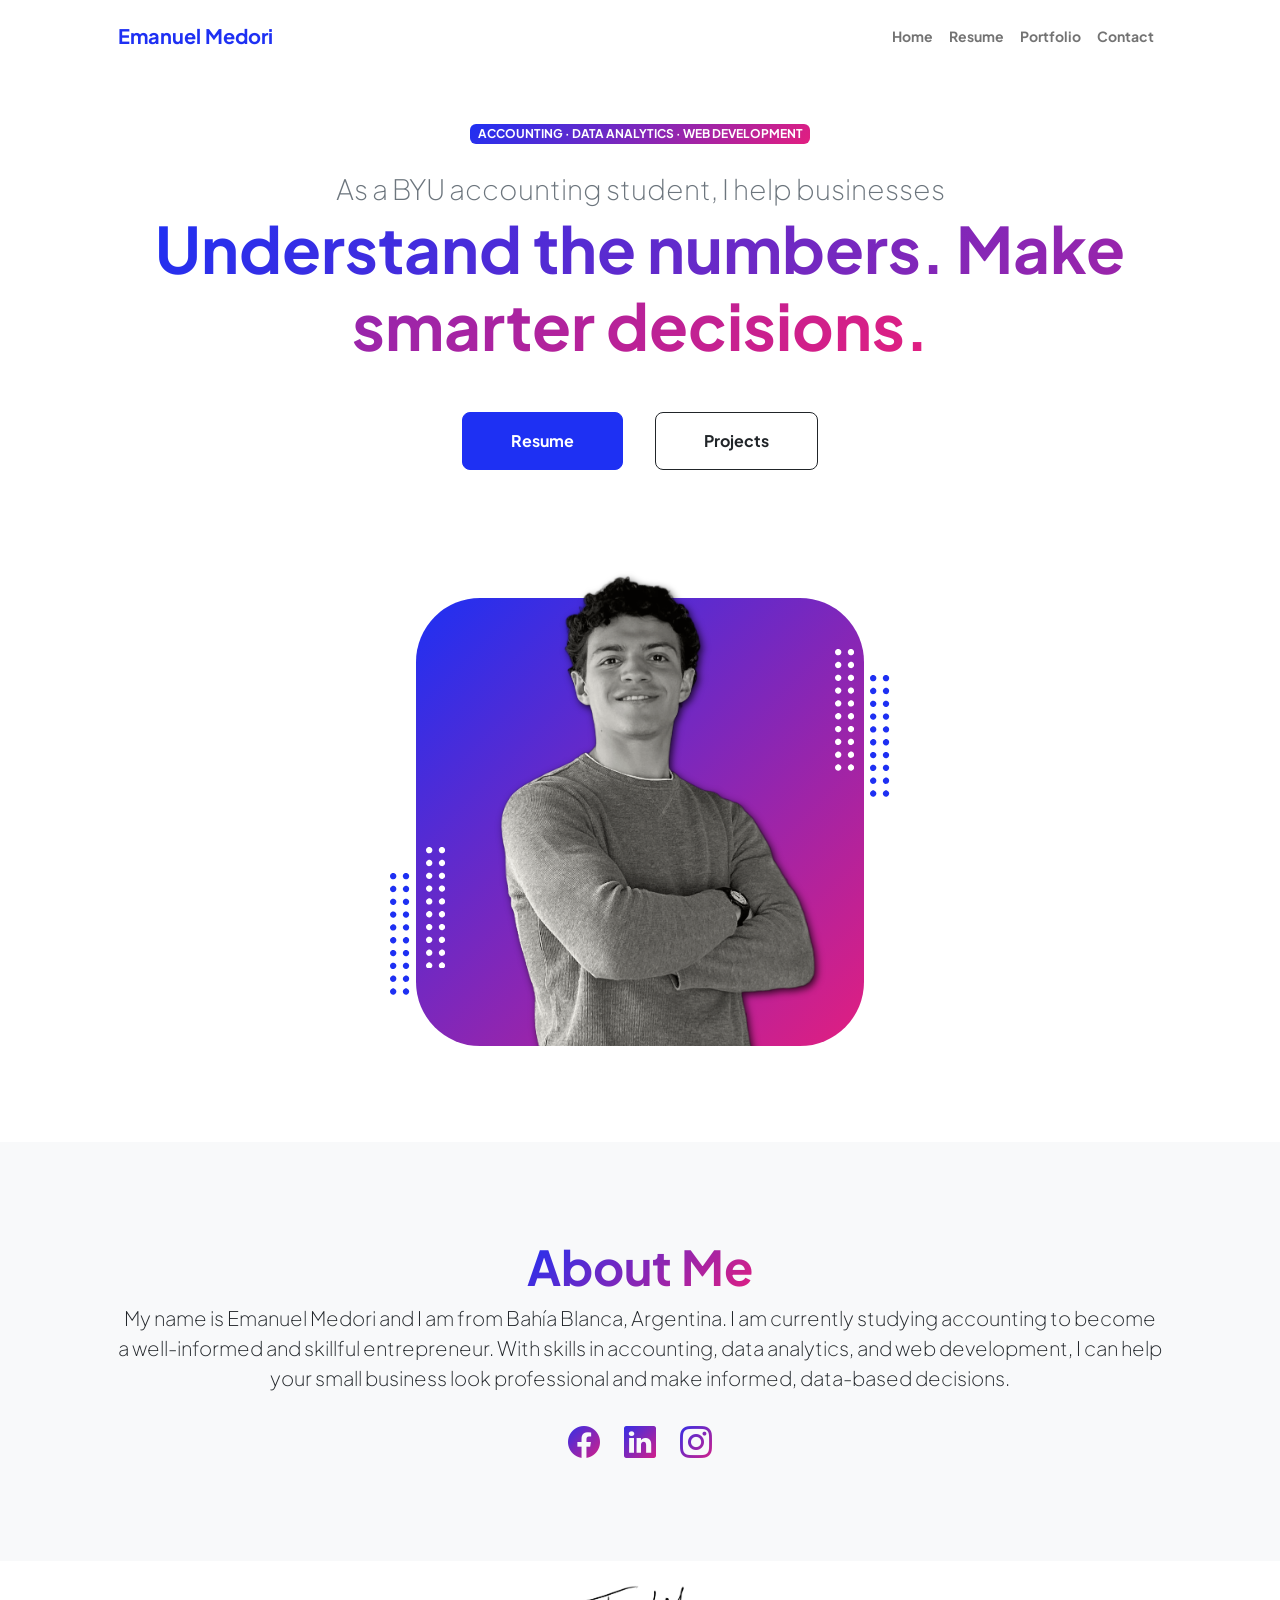
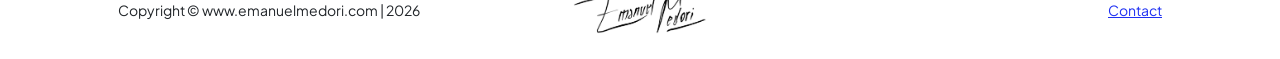
<file: index.html>
<!DOCTYPE html>
<html lang="en">
    <head>
        <meta charset="utf-8" />
        <meta name="viewport" content="width=device-width, initial-scale=1, shrink-to-fit=no" />
        <meta name="description" content="Emanuel Medori's professional resume website. This is a demonstration 
        of web development skills such as writing HTML and CSS codes as well as overwriting Bootstrap templates." />
        <meta name="author" content="" />
        <title>Emanuel Medori – Resume Website</title>
        <!-- Favicon-->
        <link rel="icon" type="image/x-icon" href="assets/favicon.ico" />
        <!-- Custom Google font-->
        <link rel="preconnect" href="https://fonts.googleapis.com" />
        <link rel="preconnect" href="https://fonts.gstatic.com" crossorigin />
        <link href="https://fonts.googleapis.com/css2?family=Plus+Jakarta+Sans:wght@100;200;300;400;500;600;700;800;900&amp;display=swap" rel="stylesheet" />
        <!-- Bootstrap icons-->
        <link href="https://cdn.jsdelivr.net/npm/bootstrap-icons@1.8.1/font/bootstrap-icons.css" rel="stylesheet" />
        <!-- Core theme CSS (includes Bootstrap)-->
        <link href="css/styles.css" rel="stylesheet" />
    </head>
    <body class="d-flex flex-column h-100">
        <main class="flex-shrink-0">
            <!-- Navigation-->
            <nav class="navbar navbar-expand-lg navbar-light bg-white py-3">
                <div class="container px-5">
                    <a class="navbar-brand" href="index.html"><span class="fw-bolder text-primary">Emanuel Medori</span></a>
                    <!--<img src="assets/emanuelsignature.png" alt="signature" height="40"/>  Signature instead of logo. -->
                    <button class="navbar-toggler" type="button" data-bs-toggle="collapse" data-bs-target="#navbarSupportedContent" aria-controls="navbarSupportedContent" aria-expanded="false" aria-label="Toggle navigation"><span class="navbar-toggler-icon"></span></button>
                    <div class="collapse navbar-collapse" id="navbarSupportedContent">
                        <ul class="navbar-nav ms-auto mb-2 mb-lg-0 small fw-bolder">
                            <li class="nav-item"><a class="nav-link" href="index.html">Home</a></li>
                            <li class="nav-item"><a class="nav-link" href="resume.html">Resume</a></li>
                            <li class="nav-item"><a class="nav-link" href="projects.html">Portfolio</a></li>
                            <li class="nav-item"><a class="nav-link" href="contact.html">Contact</a></li>
                        </ul>
                    </div>
                </div>
            </nav>
            <!-- Header-->
            <header class="py-5">
                <div class="container px-5 pb-5">
                    <div class="row gx-5 align-items-center">
                        <div class="col-xxl-5">
                            <!-- Header text content-->
                            <div class="text-center text-xxl-start">
                                <div class="badge bg-gradient-primary-to-secondary text-white mb-4"><div class="text-uppercase">Accounting &middot; Data Analytics &middot; Web Development</div></div>
                                <div class="fs-3 fw-light text-muted">As a BYU accounting student, I help businesses</div>
                                <h1 class="display-3 fw-bolder mb-5"><span class="text-gradient d-inline">Understand the numbers. Make smarter decisions.</span></h1>
                                <div class="d-grid gap-3 d-sm-flex justify-content-sm-center justify-content-xxl-start mb-3">
                                    <a class="btn btn-primary btn-lg px-5 py-3 me-sm-3 fs-6 fw-bolder" href="resume.html">Resume</a>
                                    <a class="btn btn-outline-dark btn-lg px-5 py-3 fs-6 fw-bolder" href="projects.html">Projects</a>
                                </div>
                            </div>
                        </div>
                        <div class="col-xxl-7">
                            <!-- Header profile picture-->
                            <div class="d-flex justify-content-center mt-5 mt-xxl-0">
                                <div class="profile bg-gradient-primary-to-secondary">
                                    <!-- TIP: For best results, use a photo with a transparent background like the demo example below-->
                                    <!-- Watch a tutorial on how to do this on YouTube (link)-->
                                    <img class="profile-img" src="assets/emanuelmedoriprofile.png" alt="..." />
                                    <div class="dots-1">
                                        <!-- SVG Dots-->
                                        <svg version="1.1" xmlns="http://www.w3.org/2000/svg" xmlns:xlink="http://www.w3.org/1999/xlink" x="0px" y="0px" viewBox="0 0 191.6 1215.4" style="enable-background: new 0 0 191.6 1215.4" xml:space="preserve">
                                            <g transform="translate(0.000000,1280.000000) scale(0.100000,-0.100000)">
                                                <path d="M227.7,12788.6c-105-35-200-141-222-248c-43-206,163-412,369-369c155,32,275,190,260,339c-11,105-90,213-190,262        C383.7,12801.6,289.7,12808.6,227.7,12788.6z"></path>
                                                <path d="M1507.7,12788.6c-151-50-253-216-222-362c25-119,136-230,254-255c194-41,395,142,375,339c-11,105-90,213-190,262        C1663.7,12801.6,1569.7,12808.6,1507.7,12788.6z"></path>
                                                <path d="M227.7,11508.6c-105-35-200-141-222-248c-43-206,163-412,369-369c155,32,275,190,260,339c-11,105-90,213-190,262        C383.7,11521.6,289.7,11528.6,227.7,11508.6z"></path>
                                                <path d="M1507.7,11508.6c-151-50-253-216-222-362c25-119,136-230,254-255c194-41,395,142,375,339c-11,105-90,213-190,262        C1663.7,11521.6,1569.7,11528.6,1507.7,11508.6z"></path>
                                                <path d="M227.7,10228.6c-105-35-200-141-222-248c-43-206,163-412,369-369c155,32,275,190,260,339c-11,105-90,213-190,262        C383.7,10241.6,289.7,10248.6,227.7,10228.6z"></path>
                                                <path d="M1507.7,10228.6c-105-35-200-141-222-248c-43-206,163-412,369-369c155,32,275,190,260,339c-11,105-90,213-190,262        C1663.7,10241.6,1569.7,10248.6,1507.7,10228.6z"></path>
                                                <path d="M227.7,8948.6c-105-35-200-141-222-248c-43-206,163-412,369-369c155,32,275,190,260,339c-11,105-90,213-190,262        C383.7,8961.6,289.7,8968.6,227.7,8948.6z"></path>
                                                <path d="M1507.7,8948.6c-105-35-200-141-222-248c-43-206,163-412,369-369c155,32,275,190,260,339c-11,105-90,213-190,262        C1663.7,8961.6,1569.7,8968.6,1507.7,8948.6z"></path>
                                                <path d="M227.7,7668.6c-105-35-200-141-222-248c-43-206,163-412,369-369c155,32,275,190,260,339c-11,105-90,213-190,262        C383.7,7681.6,289.7,7688.6,227.7,7668.6z"></path>
                                                <path d="M1507.7,7668.6c-105-35-200-141-222-248c-43-206,163-412,369-369c155,32,275,190,260,339c-11,105-90,213-190,262        C1663.7,7681.6,1569.7,7688.6,1507.7,7668.6z"></path>
                                                <path d="M227.7,6388.6c-105-35-200-141-222-248c-43-206,163-412,369-369c155,32,275,190,260,339c-11,105-90,213-190,262        C383.7,6401.6,289.7,6408.6,227.7,6388.6z"></path>
                                                <path d="M1507.7,6388.6c-105-35-200-141-222-248c-43-206,163-412,369-369c155,32,275,190,260,339c-11,105-90,213-190,262        C1663.7,6401.6,1569.7,6408.6,1507.7,6388.6z"></path>
                                                <path d="M227.7,5108.6c-105-35-200-141-222-248c-43-206,163-412,369-369c155,32,275,190,260,339c-11,105-90,213-190,262        C383.7,5121.6,289.7,5128.6,227.7,5108.6z"></path>
                                                <path d="M1507.7,5108.6c-105-35-200-141-222-248c-43-206,163-412,369-369c155,32,275,190,260,339c-11,105-90,213-190,262        C1663.7,5121.6,1569.7,5128.6,1507.7,5108.6z"></path>
                                                <path d="M227.7,3828.6c-105-35-200-141-222-248c-43-206,163-412,369-369c155,32,275,190,260,339c-11,105-90,213-190,262        C383.7,3841.6,289.7,3848.6,227.7,3828.6z"></path>
                                                <path d="M1507.7,3828.6c-105-35-200-141-222-248c-43-206,163-412,369-369c155,32,275,190,260,339c-11,105-90,213-190,262        C1663.7,3841.6,1569.7,3848.6,1507.7,3828.6z"></path>
                                                <path d="M227.7,2548.6c-105-35-200-141-222-248c-43-206,163-412,369-369c155,32,275,190,260,339c-11,105-90,213-190,262        C383.7,2561.6,289.7,2568.6,227.7,2548.6z"></path>
                                                <path d="M1507.7,2548.6c-105-35-200-141-222-248c-43-206,163-412,369-369c155,32,275,190,260,339c-11,105-90,213-190,262        C1663.7,2561.6,1569.7,2568.6,1507.7,2548.6z"></path>
                                                <path d="M227.7,1268.6c-105-35-200-141-222-248c-43-206,163-412,369-369c155,32,275,190,260,339c-11,105-90,213-190,262        C383.7,1281.6,289.7,1288.6,227.7,1268.6z"></path>
                                                <path d="M1507.7,1268.6c-105-35-200-141-222-248c-43-206,163-412,369-369c155,32,275,190,260,339c-11,105-90,213-190,262        C1663.7,1281.6,1569.7,1288.6,1507.7,1268.6z"></path>
                                            </g>
                                        </svg>
                                        <!-- END of SVG dots-->
                                    </div>
                                    <div class="dots-2">
                                        <!-- SVG Dots-->
                                        <svg version="1.1" xmlns="http://www.w3.org/2000/svg" xmlns:xlink="http://www.w3.org/1999/xlink" x="0px" y="0px" viewBox="0 0 191.6 1215.4" style="enable-background: new 0 0 191.6 1215.4" xml:space="preserve">
                                            <g transform="translate(0.000000,1280.000000) scale(0.100000,-0.100000)">
                                                <path d="M227.7,12788.6c-105-35-200-141-222-248c-43-206,163-412,369-369c155,32,275,190,260,339c-11,105-90,213-190,262        C383.7,12801.6,289.7,12808.6,227.7,12788.6z"></path>
                                                <path d="M1507.7,12788.6c-151-50-253-216-222-362c25-119,136-230,254-255c194-41,395,142,375,339c-11,105-90,213-190,262        C1663.7,12801.6,1569.7,12808.6,1507.7,12788.6z"></path>
                                                <path d="M227.7,11508.6c-105-35-200-141-222-248c-43-206,163-412,369-369c155,32,275,190,260,339c-11,105-90,213-190,262        C383.7,11521.6,289.7,11528.6,227.7,11508.6z"></path>
                                                <path d="M1507.7,11508.6c-151-50-253-216-222-362c25-119,136-230,254-255c194-41,395,142,375,339c-11,105-90,213-190,262        C1663.7,11521.6,1569.7,11528.6,1507.7,11508.6z"></path>
                                                <path d="M227.7,10228.6c-105-35-200-141-222-248c-43-206,163-412,369-369c155,32,275,190,260,339c-11,105-90,213-190,262        C383.7,10241.6,289.7,10248.6,227.7,10228.6z"></path>
                                                <path d="M1507.7,10228.6c-105-35-200-141-222-248c-43-206,163-412,369-369c155,32,275,190,260,339c-11,105-90,213-190,262        C1663.7,10241.6,1569.7,10248.6,1507.7,10228.6z"></path>
                                                <path d="M227.7,8948.6c-105-35-200-141-222-248c-43-206,163-412,369-369c155,32,275,190,260,339c-11,105-90,213-190,262        C383.7,8961.6,289.7,8968.6,227.7,8948.6z"></path>
                                                <path d="M1507.7,8948.6c-105-35-200-141-222-248c-43-206,163-412,369-369c155,32,275,190,260,339c-11,105-90,213-190,262        C1663.7,8961.6,1569.7,8968.6,1507.7,8948.6z"></path>
                                                <path d="M227.7,7668.6c-105-35-200-141-222-248c-43-206,163-412,369-369c155,32,275,190,260,339c-11,105-90,213-190,262        C383.7,7681.6,289.7,7688.6,227.7,7668.6z"></path>
                                                <path d="M1507.7,7668.6c-105-35-200-141-222-248c-43-206,163-412,369-369c155,32,275,190,260,339c-11,105-90,213-190,262        C1663.7,7681.6,1569.7,7688.6,1507.7,7668.6z"></path>
                                                <path d="M227.7,6388.6c-105-35-200-141-222-248c-43-206,163-412,369-369c155,32,275,190,260,339c-11,105-90,213-190,262        C383.7,6401.6,289.7,6408.6,227.7,6388.6z"></path>
                                                <path d="M1507.7,6388.6c-105-35-200-141-222-248c-43-206,163-412,369-369c155,32,275,190,260,339c-11,105-90,213-190,262        C1663.7,6401.6,1569.7,6408.6,1507.7,6388.6z"></path>
                                                <path d="M227.7,5108.6c-105-35-200-141-222-248c-43-206,163-412,369-369c155,32,275,190,260,339c-11,105-90,213-190,262        C383.7,5121.6,289.7,5128.6,227.7,5108.6z"></path>
                                                <path d="M1507.7,5108.6c-105-35-200-141-222-248c-43-206,163-412,369-369c155,32,275,190,260,339c-11,105-90,213-190,262        C1663.7,5121.6,1569.7,5128.6,1507.7,5108.6z"></path>
                                                <path d="M227.7,3828.6c-105-35-200-141-222-248c-43-206,163-412,369-369c155,32,275,190,260,339c-11,105-90,213-190,262        C383.7,3841.6,289.7,3848.6,227.7,3828.6z"></path>
                                                <path d="M1507.7,3828.6c-105-35-200-141-222-248c-43-206,163-412,369-369c155,32,275,190,260,339c-11,105-90,213-190,262        C1663.7,3841.6,1569.7,3848.6,1507.7,3828.6z"></path>
                                                <path d="M227.7,2548.6c-105-35-200-141-222-248c-43-206,163-412,369-369c155,32,275,190,260,339c-11,105-90,213-190,262        C383.7,2561.6,289.7,2568.6,227.7,2548.6z"></path>
                                                <path d="M1507.7,2548.6c-105-35-200-141-222-248c-43-206,163-412,369-369c155,32,275,190,260,339c-11,105-90,213-190,262        C1663.7,2561.6,1569.7,2568.6,1507.7,2548.6z"></path>
                                                <path d="M227.7,1268.6c-105-35-200-141-222-248c-43-206,163-412,369-369c155,32,275,190,260,339c-11,105-90,213-190,262        C383.7,1281.6,289.7,1288.6,227.7,1268.6z"></path>
                                                <path d="M1507.7,1268.6c-105-35-200-141-222-248c-43-206,163-412,369-369c155,32,275,190,260,339c-11,105-90,213-190,262        C1663.7,1281.6,1569.7,1288.6,1507.7,1268.6z"></path>
                                            </g>
                                        </svg>
                                        <!-- END of SVG dots-->
                                    </div>
                                    <div class="dots-3">
                                        <!-- SVG Dots-->
                                        <svg version="1.1" xmlns="http://www.w3.org/2000/svg" xmlns:xlink="http://www.w3.org/1999/xlink" x="0px" y="0px" viewBox="0 0 191.6 1215.4" style="enable-background: new 0 0 191.6 1215.4" xml:space="preserve">
                                            <g transform="translate(0.000000,1280.000000) scale(0.100000,-0.100000)">
                                                <path d="M227.7,12788.6c-105-35-200-141-222-248c-43-206,163-412,369-369c155,32,275,190,260,339c-11,105-90,213-190,262        C383.7,12801.6,289.7,12808.6,227.7,12788.6z"></path>
                                                <path d="M1507.7,12788.6c-151-50-253-216-222-362c25-119,136-230,254-255c194-41,395,142,375,339c-11,105-90,213-190,262        C1663.7,12801.6,1569.7,12808.6,1507.7,12788.6z"></path>
                                                <path d="M227.7,11508.6c-105-35-200-141-222-248c-43-206,163-412,369-369c155,32,275,190,260,339c-11,105-90,213-190,262        C383.7,11521.6,289.7,11528.6,227.7,11508.6z"></path>
                                                <path d="M1507.7,11508.6c-151-50-253-216-222-362c25-119,136-230,254-255c194-41,395,142,375,339c-11,105-90,213-190,262        C1663.7,11521.6,1569.7,11528.6,1507.7,11508.6z"></path>
                                                <path d="M227.7,10228.6c-105-35-200-141-222-248c-43-206,163-412,369-369c155,32,275,190,260,339c-11,105-90,213-190,262        C383.7,10241.6,289.7,10248.6,227.7,10228.6z"></path>
                                                <path d="M1507.7,10228.6c-105-35-200-141-222-248c-43-206,163-412,369-369c155,32,275,190,260,339c-11,105-90,213-190,262        C1663.7,10241.6,1569.7,10248.6,1507.7,10228.6z"></path>
                                                <path d="M227.7,8948.6c-105-35-200-141-222-248c-43-206,163-412,369-369c155,32,275,190,260,339c-11,105-90,213-190,262        C383.7,8961.6,289.7,8968.6,227.7,8948.6z"></path>
                                                <path d="M1507.7,8948.6c-105-35-200-141-222-248c-43-206,163-412,369-369c155,32,275,190,260,339c-11,105-90,213-190,262        C1663.7,8961.6,1569.7,8968.6,1507.7,8948.6z"></path>
                                                <path d="M227.7,7668.6c-105-35-200-141-222-248c-43-206,163-412,369-369c155,32,275,190,260,339c-11,105-90,213-190,262        C383.7,7681.6,289.7,7688.6,227.7,7668.6z"></path>
                                                <path d="M1507.7,7668.6c-105-35-200-141-222-248c-43-206,163-412,369-369c155,32,275,190,260,339c-11,105-90,213-190,262        C1663.7,7681.6,1569.7,7688.6,1507.7,7668.6z"></path>
                                                <path d="M227.7,6388.6c-105-35-200-141-222-248c-43-206,163-412,369-369c155,32,275,190,260,339c-11,105-90,213-190,262        C383.7,6401.6,289.7,6408.6,227.7,6388.6z"></path>
                                                <path d="M1507.7,6388.6c-105-35-200-141-222-248c-43-206,163-412,369-369c155,32,275,190,260,339c-11,105-90,213-190,262        C1663.7,6401.6,1569.7,6408.6,1507.7,6388.6z"></path>
                                                <path d="M227.7,5108.6c-105-35-200-141-222-248c-43-206,163-412,369-369c155,32,275,190,260,339c-11,105-90,213-190,262        C383.7,5121.6,289.7,5128.6,227.7,5108.6z"></path>
                                                <path d="M1507.7,5108.6c-105-35-200-141-222-248c-43-206,163-412,369-369c155,32,275,190,260,339c-11,105-90,213-190,262        C1663.7,5121.6,1569.7,5128.6,1507.7,5108.6z"></path>
                                                <path d="M227.7,3828.6c-105-35-200-141-222-248c-43-206,163-412,369-369c155,32,275,190,260,339c-11,105-90,213-190,262        C383.7,3841.6,289.7,3848.6,227.7,3828.6z"></path>
                                                <path d="M1507.7,3828.6c-105-35-200-141-222-248c-43-206,163-412,369-369c155,32,275,190,260,339c-11,105-90,213-190,262        C1663.7,3841.6,1569.7,3848.6,1507.7,3828.6z"></path>
                                                <path d="M227.7,2548.6c-105-35-200-141-222-248c-43-206,163-412,369-369c155,32,275,190,260,339c-11,105-90,213-190,262        C383.7,2561.6,289.7,2568.6,227.7,2548.6z"></path>
                                                <path d="M1507.7,2548.6c-105-35-200-141-222-248c-43-206,163-412,369-369c155,32,275,190,260,339c-11,105-90,213-190,262        C1663.7,2561.6,1569.7,2568.6,1507.7,2548.6z"></path>
                                                <path d="M227.7,1268.6c-105-35-200-141-222-248c-43-206,163-412,369-369c155,32,275,190,260,339c-11,105-90,213-190,262        C383.7,1281.6,289.7,1288.6,227.7,1268.6z"></path>
                                                <path d="M1507.7,1268.6c-105-35-200-141-222-248c-43-206,163-412,369-369c155,32,275,190,260,339c-11,105-90,213-190,262        C1663.7,1281.6,1569.7,1288.6,1507.7,1268.6z"></path>
                                            </g>
                                        </svg>
                                        <!-- END of SVG dots-->
                                    </div>
                                    <div class="dots-4">
                                        <!-- SVG Dots-->
                                        <svg version="1.1" xmlns="http://www.w3.org/2000/svg" xmlns:xlink="http://www.w3.org/1999/xlink" x="0px" y="0px" viewBox="0 0 191.6 1215.4" style="enable-background: new 0 0 191.6 1215.4" xml:space="preserve">
                                            <g transform="translate(0.000000,1280.000000) scale(0.100000,-0.100000)">
                                                <path d="M227.7,12788.6c-105-35-200-141-222-248c-43-206,163-412,369-369c155,32,275,190,260,339c-11,105-90,213-190,262        C383.7,12801.6,289.7,12808.6,227.7,12788.6z"></path>
                                                <path d="M1507.7,12788.6c-151-50-253-216-222-362c25-119,136-230,254-255c194-41,395,142,375,339c-11,105-90,213-190,262        C1663.7,12801.6,1569.7,12808.6,1507.7,12788.6z"></path>
                                                <path d="M227.7,11508.6c-105-35-200-141-222-248c-43-206,163-412,369-369c155,32,275,190,260,339c-11,105-90,213-190,262        C383.7,11521.6,289.7,11528.6,227.7,11508.6z"></path>
                                                <path d="M1507.7,11508.6c-151-50-253-216-222-362c25-119,136-230,254-255c194-41,395,142,375,339c-11,105-90,213-190,262        C1663.7,11521.6,1569.7,11528.6,1507.7,11508.6z"></path>
                                                <path d="M227.7,10228.6c-105-35-200-141-222-248c-43-206,163-412,369-369c155,32,275,190,260,339c-11,105-90,213-190,262        C383.7,10241.6,289.7,10248.6,227.7,10228.6z"></path>
                                                <path d="M1507.7,10228.6c-105-35-200-141-222-248c-43-206,163-412,369-369c155,32,275,190,260,339c-11,105-90,213-190,262        C1663.7,10241.6,1569.7,10248.6,1507.7,10228.6z"></path>
                                                <path d="M227.7,8948.6c-105-35-200-141-222-248c-43-206,163-412,369-369c155,32,275,190,260,339c-11,105-90,213-190,262        C383.7,8961.6,289.7,8968.6,227.7,8948.6z"></path>
                                                <path d="M1507.7,8948.6c-105-35-200-141-222-248c-43-206,163-412,369-369c155,32,275,190,260,339c-11,105-90,213-190,262        C1663.7,8961.6,1569.7,8968.6,1507.7,8948.6z"></path>
                                                <path d="M227.7,7668.6c-105-35-200-141-222-248c-43-206,163-412,369-369c155,32,275,190,260,339c-11,105-90,213-190,262        C383.7,7681.6,289.7,7688.6,227.7,7668.6z"></path>
                                                <path d="M1507.7,7668.6c-105-35-200-141-222-248c-43-206,163-412,369-369c155,32,275,190,260,339c-11,105-90,213-190,262        C1663.7,7681.6,1569.7,7688.6,1507.7,7668.6z"></path>
                                                <path d="M227.7,6388.6c-105-35-200-141-222-248c-43-206,163-412,369-369c155,32,275,190,260,339c-11,105-90,213-190,262        C383.7,6401.6,289.7,6408.6,227.7,6388.6z"></path>
                                                <path d="M1507.7,6388.6c-105-35-200-141-222-248c-43-206,163-412,369-369c155,32,275,190,260,339c-11,105-90,213-190,262        C1663.7,6401.6,1569.7,6408.6,1507.7,6388.6z"></path>
                                                <path d="M227.7,5108.6c-105-35-200-141-222-248c-43-206,163-412,369-369c155,32,275,190,260,339c-11,105-90,213-190,262        C383.7,5121.6,289.7,5128.6,227.7,5108.6z"></path>
                                                <path d="M1507.7,5108.6c-105-35-200-141-222-248c-43-206,163-412,369-369c155,32,275,190,260,339c-11,105-90,213-190,262        C1663.7,5121.6,1569.7,5128.6,1507.7,5108.6z"></path>
                                                <path d="M227.7,3828.6c-105-35-200-141-222-248c-43-206,163-412,369-369c155,32,275,190,260,339c-11,105-90,213-190,262        C383.7,3841.6,289.7,3848.6,227.7,3828.6z"></path>
                                                <path d="M1507.7,3828.6c-105-35-200-141-222-248c-43-206,163-412,369-369c155,32,275,190,260,339c-11,105-90,213-190,262        C1663.7,3841.6,1569.7,3848.6,1507.7,3828.6z"></path>
                                                <path d="M227.7,2548.6c-105-35-200-141-222-248c-43-206,163-412,369-369c155,32,275,190,260,339c-11,105-90,213-190,262        C383.7,2561.6,289.7,2568.6,227.7,2548.6z"></path>
                                                <path d="M1507.7,2548.6c-105-35-200-141-222-248c-43-206,163-412,369-369c155,32,275,190,260,339c-11,105-90,213-190,262        C1663.7,2561.6,1569.7,2568.6,1507.7,2548.6z"></path>
                                                <path d="M227.7,1268.6c-105-35-200-141-222-248c-43-206,163-412,369-369c155,32,275,190,260,339c-11,105-90,213-190,262        C383.7,1281.6,289.7,1288.6,227.7,1268.6z"></path>
                                                <path d="M1507.7,1268.6c-105-35-200-141-222-248c-43-206,163-412,369-369c155,32,275,190,260,339c-11,105-90,213-190,262        C1663.7,1281.6,1569.7,1288.6,1507.7,1268.6z"></path>
                                            </g>
                                        </svg>
                                        <!-- END of SVG dots-->
                                    </div>
                                </div>
                            </div>
                        </div>
                    </div>
                </div>
            </header>
            <!-- About Section-->
            <section class="bg-light py-5">
                <div class="container px-5">
                    <div class="row gx-5 justify-content-center">
                        <div class="col-xxl-8">
                            <div class="text-center my-5">
                                <h2 class="display-5 fw-bolder"><span class="text-gradient d-inline">About Me</span></h2>
                                <p class="lead fw-light mb-4">My name is Emanuel Medori and I am from Bahía Blanca, Argentina. I am currently studying accounting to become a well-informed and skillful entrepreneur. With skills in accounting, 
                                    data analytics, and web development, I can help your small business look professional and make informed, data-based decisions.</p>
                                <!-- <p class="text-muted">Lorem ipsum dolor sit amet, consectetur adipisicing elit. Fugit dolorum itaque qui unde quisquam consequatur autem. Eveniet quasi nobis aliquid cumque officiis sed rem iure ipsa! Praesentium ratione atque dolorem?</p> -->
                                <div class="d-flex justify-content-center fs-2 gap-4">
                                    <a class="text-gradient" href="https://www.facebook.com/emanuel.medori.2025/" target="_blank"><i class="bi bi-facebook"></i></a>
                                    <a class="text-gradient" href="https://www.linkedin.com/in/emanuelmedori/" target="_blank"><i class="bi bi-linkedin"></i></a>
                                    <a class="text-gradient" href="https://www.instagram.com/emanuelmedori/" target="_blank"><i class="bi bi-instagram"></i></a>
                                </div>
                            </div>
                        </div>
                    </div>
                </div>
            </section>
        </main>
        <!-- Footer-->
        <footer class="bg-white py-4 mt-auto">
    		<div class="container px-5">
       				<div class="row align-items-center">

           			<div class="col text-start">
               			<div class="small">
                   		 	Copyright &copy; www.emanuelmedori.com | 2026
                		</div>
            		</div>

           			<div class="col text-center">
               			<a href="index.html">
                   		 	<img src="assets/mysignature.png" alt="Emanuel Medori signature" height="50">
               			</a>
            		</div>

           			<div class="col text-end">
                		<a class="small" href="contact.html">Contact</a>
            		</div>
        		</div>
    		</div>
		</footer>
        <!-- Bootstrap core JS-->
        <script src="https://cdn.jsdelivr.net/npm/bootstrap@5.2.3/dist/js/bootstrap.bundle.min.js"></script>
        <!-- Core theme JS-->
        <script src="js/scripts.js"></script>
    </body>
</html>
</file>
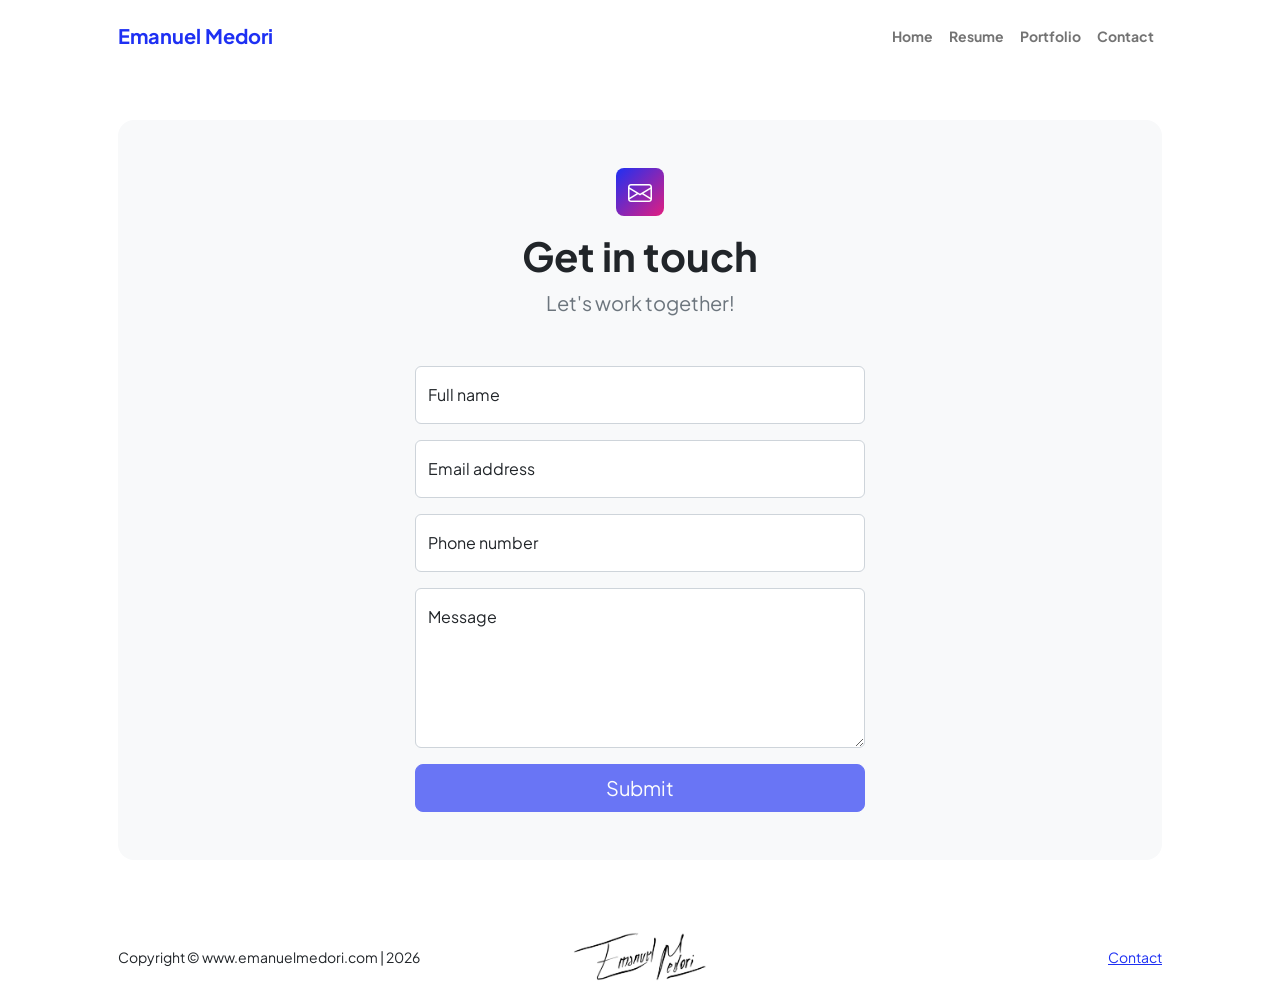
<file: contact.html>
<!DOCTYPE html>
<html lang="en">
    <head>
        <meta charset="utf-8" />
        <meta name="viewport" content="width=device-width, initial-scale=1, shrink-to-fit=no" />
        <meta name="description" content />
        <meta name="author" content />
        <title>Emanuel MedorI – Resume Website</title>
        <!-- Favicon-->
        <link rel="icon" type="image/x-icon" href="assets/favicon.ico" />
        <!-- Custom Google font-->
        <link rel="preconnect" href="https://fonts.googleapis.com" />
        <link rel="preconnect" href="https://fonts.gstatic.com" crossorigin />
        <link href="https://fonts.googleapis.com/css2?family=Plus+Jakarta+Sans:wght@100;200;300;400;500;600;700;800;900&amp;display=swap" rel="stylesheet" />
        <!-- Bootstrap icons-->
        <link href="https://cdn.jsdelivr.net/npm/bootstrap-icons@1.8.1/font/bootstrap-icons.css" rel="stylesheet" />
        <!-- Core theme CSS (includes Bootstrap)-->
        <link href="css/styles.css" rel="stylesheet" />
    </head>
    <body class="d-flex flex-column">
        <main class="flex-shrink-0">
            <!-- Navigation-->
            <nav class="navbar navbar-expand-lg navbar-light bg-white py-3">
                <div class="container px-5">
                    <a class="navbar-brand" href="index.html"><span class="fw-bolder text-primary">Emanuel Medori</span></a>
                    <button class="navbar-toggler" type="button" data-bs-toggle="collapse" data-bs-target="#navbarSupportedContent" aria-controls="navbarSupportedContent" aria-expanded="false" aria-label="Toggle navigation"><span class="navbar-toggler-icon"></span></button>
                    <div class="collapse navbar-collapse" id="navbarSupportedContent">
                        <ul class="navbar-nav ms-auto mb-2 mb-lg-0 small fw-bolder">
                            <li class="nav-item"><a class="nav-link" href="index.html">Home</a></li>
                            <li class="nav-item"><a class="nav-link" href="resume.html">Resume</a></li>
                            <li class="nav-item"><a class="nav-link" href="projects.html">Portfolio</a></li>
                            <li class="nav-item"><a class="nav-link" href="contact.html">Contact</a></li>
                        </ul>
                    </div>
                </div>
            </nav>
            <!-- Page content-->
            <section class="py-5">
                <div class="container px-5">
                    <!-- Contact form-->
                    <div class="bg-light rounded-4 py-5 px-4 px-md-5">
                        <div class="text-center mb-5">
                            <div class="feature bg-primary bg-gradient-primary-to-secondary text-white rounded-3 mb-3"><i class="bi bi-envelope"></i></div>
                            <h1 class="fw-bolder">Get in touch</h1>
                            <p class="lead fw-normal text-muted mb-0">Let's work together!</p>
                        </div>
                        <div class="row gx-5 justify-content-center">
                            <div class="col-lg-8 col-xl-6">
                                <!-- * * * * * * * * * * * * * * *-->
                                <!-- * * SB Forms Contact Form * *-->
                                <!-- * * * * * * * * * * * * * * *-->
                                <!-- This form is pre-integrated with SB Forms.-->
                                <!-- To make this form functional, sign up at-->
                                <!-- https://startbootstrap.com/solution/contact-forms-->
                                <!-- to get an API token!-->
                                <form id="contactForm" data-sb-form-api-token="API_TOKEN">
                                    <!-- Name input-->
                                    <div class="form-floating mb-3">
                                        <input class="form-control" id="name" type="text" placeholder="Enter your name..." data-sb-validations="required" />
                                        <label for="name">Full name</label>
                                        <div class="invalid-feedback" data-sb-feedback="name:required">A name is required.</div>
                                    </div>
                                    <!-- Email address input-->
                                    <div class="form-floating mb-3">
                                        <input class="form-control" id="email" type="email" placeholder="name@example.com" data-sb-validations="required,email" />
                                        <label for="email">Email address</label>
                                        <div class="invalid-feedback" data-sb-feedback="email:required">An email is required.</div>
                                        <div class="invalid-feedback" data-sb-feedback="email:email">Email is not valid.</div>
                                    </div>
                                    <!-- Phone number input-->
                                    <div class="form-floating mb-3">
                                        <input class="form-control" id="phone" type="tel" placeholder="(123) 456-7890" data-sb-validations="required" />
                                        <label for="phone">Phone number</label>
                                        <div class="invalid-feedback" data-sb-feedback="phone:required">A phone number is required.</div>
                                    </div>
                                    <!-- Message input-->
                                    <div class="form-floating mb-3">
                                        <textarea class="form-control" id="message" type="text" placeholder="Enter your message here..." style="height: 10rem" data-sb-validations="required"></textarea>
                                        <label for="message">Message</label>
                                        <div class="invalid-feedback" data-sb-feedback="message:required">A message is required.</div>
                                    </div>
                                    <!-- Submit success message-->
                                    <!---->
                                    <!-- This is what your users will see when the form-->
                                    <!-- has successfully submitted-->
                                    <div class="d-none" id="submitSuccessMessage">
                                        <div class="text-center mb-3">
                                            <div class="fw-bolder">Form submission successful!</div>
                                            To activate this form, sign up at
                                            <br />
                                            <a href="https://startbootstrap.com/solution/contact-forms">https://startbootstrap.com/solution/contact-forms</a>
                                        </div>
                                    </div>
                                    <!-- Submit error message-->
                                    <!---->
                                    <!-- This is what your users will see when there is-->
                                    <!-- an error submitting the form-->
                                    <div class="d-none" id="submitErrorMessage"><div class="text-center text-danger mb-3">Error sending message!</div></div>
                                    <!-- Submit Button-->
                                    <div class="d-grid"><button class="btn btn-primary btn-lg disabled" id="submitButton" type="submit">Submit</button></div>
                                </form>
                            </div>
                        </div>
                    </div>
                </div>
            </section>
        </main>
        <!-- Footer-->
		<footer class="bg-white py-4 mt-auto">
    		<div class="container px-5">
       				<div class="row align-items-center">

           			<div class="col text-start">
               			<div class="small">
                   		 	Copyright &copy; www.emanuelmedori.com | 2026
                		</div>
            		</div>

           			<div class="col text-center">
               			<a href="index.html">
                   		 	<img src="assets/mysignature.png" alt="Emanuel Medori signature" height="50">
               			</a>
            		</div>

           			<div class="col text-end">
                		<a class="small" href="contact.html">Contact</a>
            		</div>
        		</div>
    		</div>
		</footer>
        <!-- Bootstrap core JS-->
        <script src="https://cdn.jsdelivr.net/npm/bootstrap@5.2.3/dist/js/bootstrap.bundle.min.js"></script>
        <!-- Core theme JS-->
        <script src="js/scripts.js"></script>
        <!-- * * * * * * * * * * * * * * * * * * * * * * * * * * * * * * * * * * * * * * * *-->
        <!-- * *                               SB Forms JS                               * *-->
        <!-- * * Activate your form at https://startbootstrap.com/solution/contact-forms * *-->
        <!-- * * * * * * * * * * * * * * * * * * * * * * * * * * * * * * * * * * * * * * * *-->
        <script src="https://cdn.startbootstrap.com/sb-forms-latest.js"></script>
    </body>
</html>
</file>
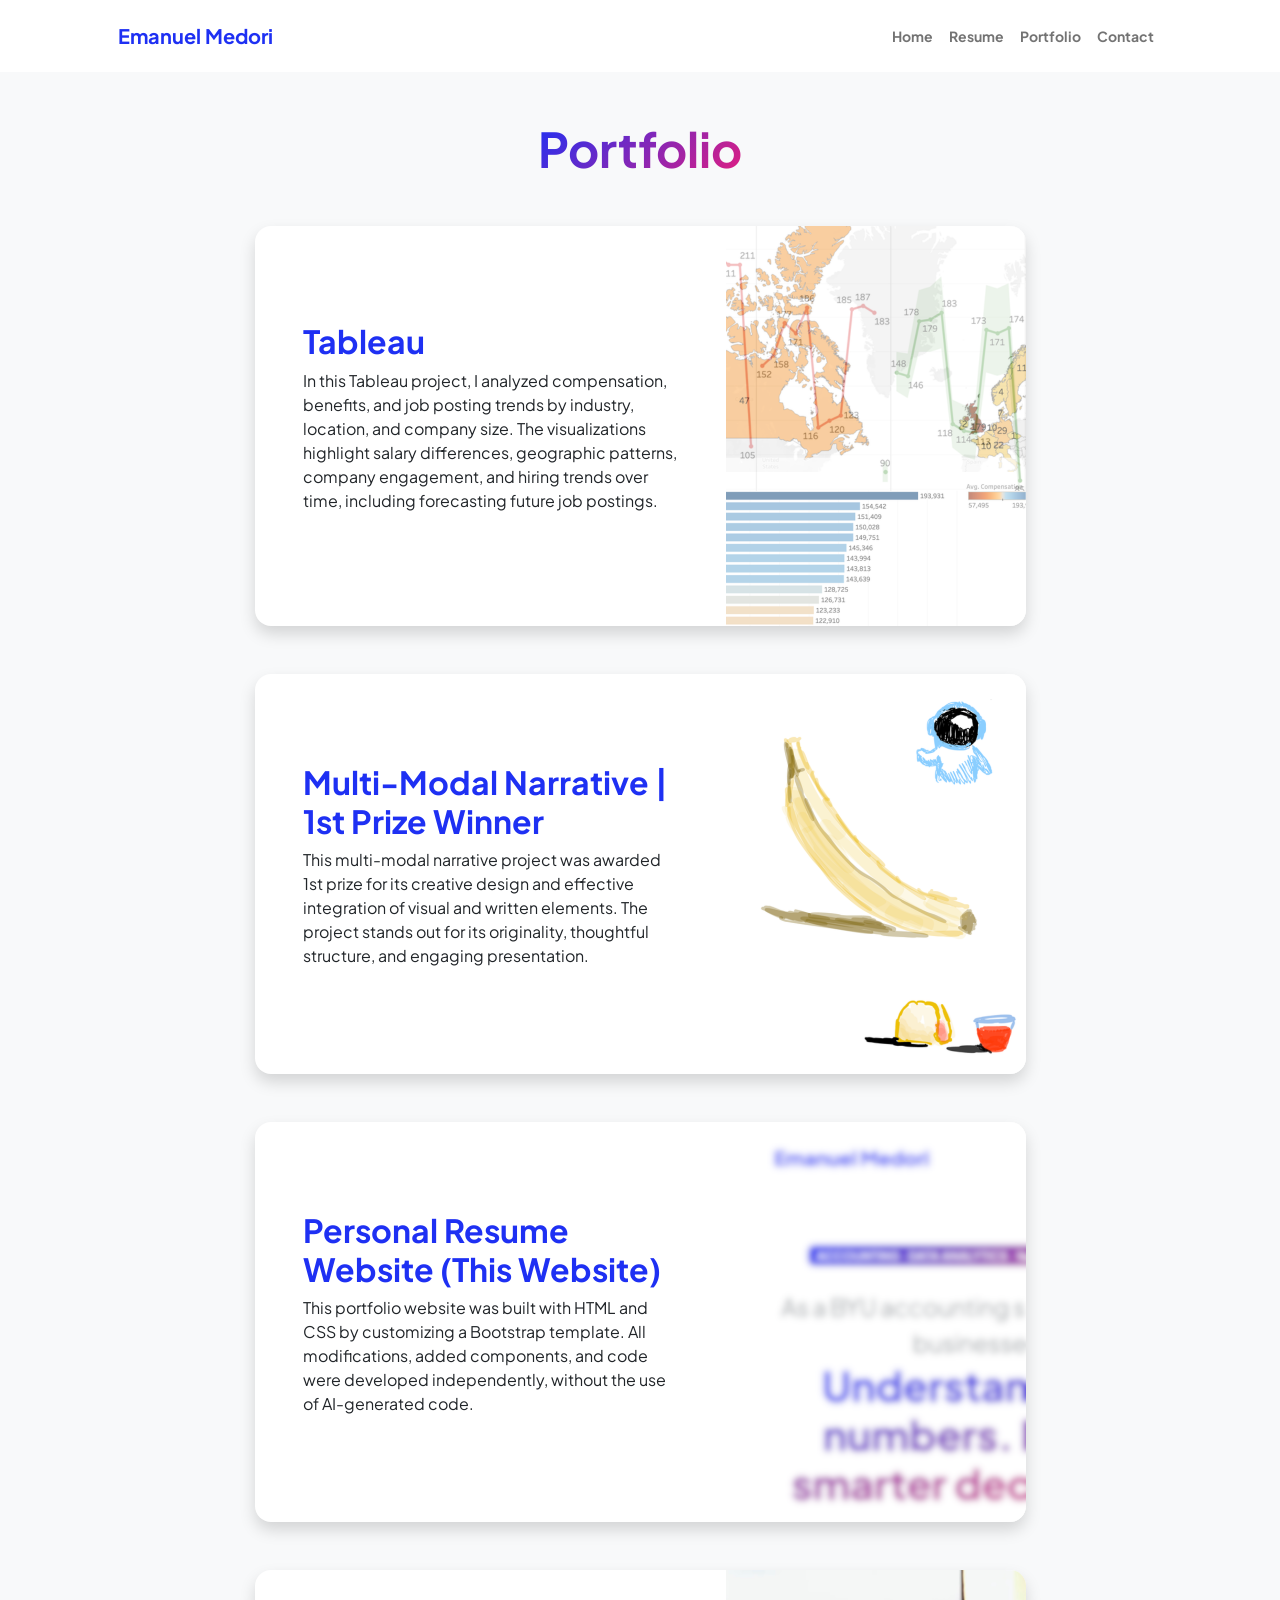
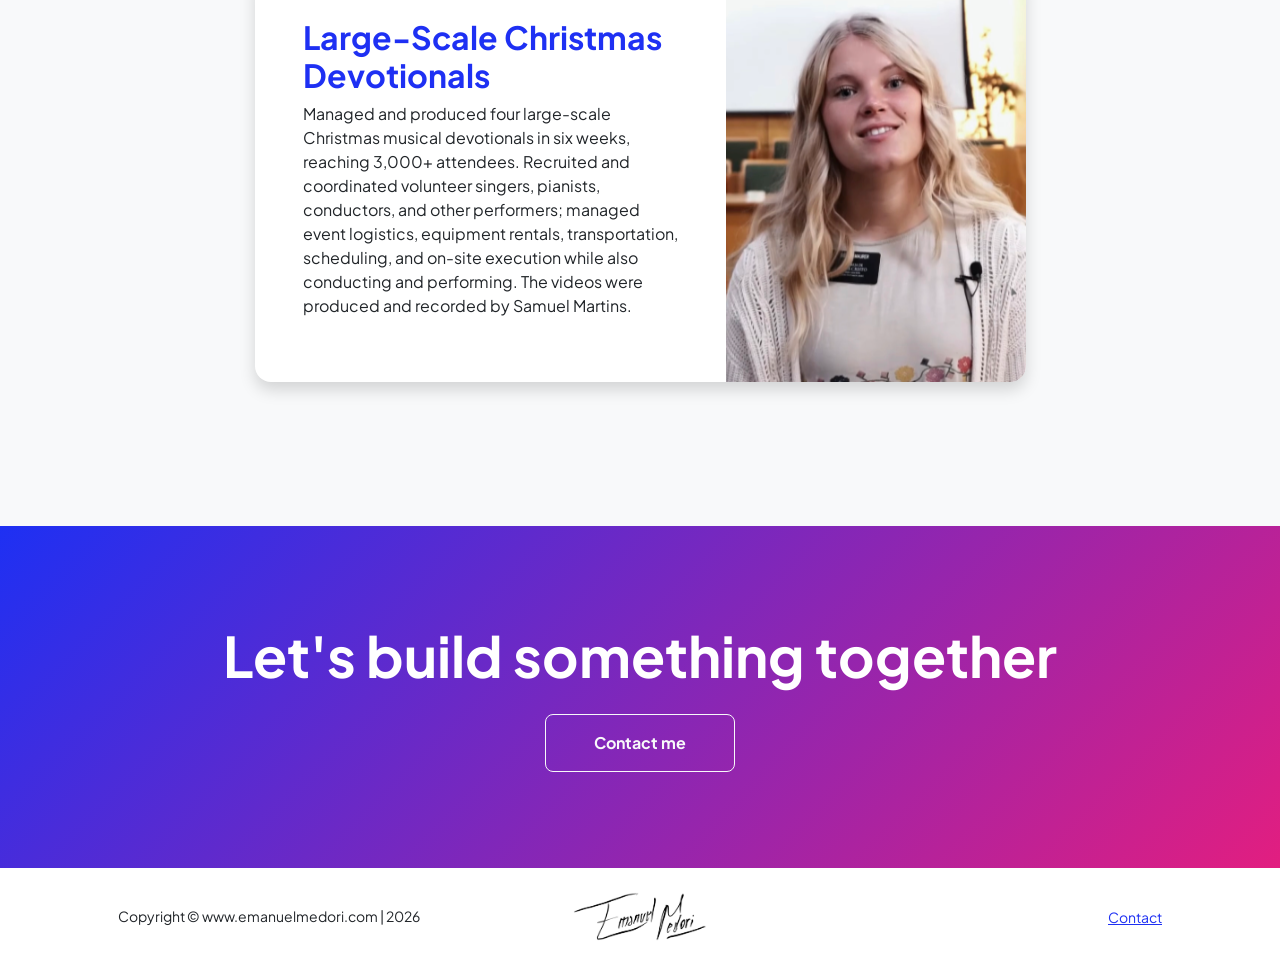
<file: projects.html>
<!DOCTYPE html>
<html lang="en">
    <head>
        <meta charset="utf-8" />
        <meta name="viewport" content="width=device-width, initial-scale=1, shrink-to-fit=no" />
        <meta name="description" content="" />
        <meta name="author" content="" />
        <title>Emanuel Medori – Resume Website</title>
        <!-- Favicon-->
        <link rel="icon" type="image/x-icon" href="assets/favicon.ico" />
        <!-- Custom Google font-->
        <link rel="preconnect" href="https://fonts.googleapis.com" />
        <link rel="preconnect" href="https://fonts.gstatic.com" crossorigin />
        <link href="https://fonts.googleapis.com/css2?family=Plus+Jakarta+Sans:wght@100;200;300;400;500;600;700;800;900&amp;display=swap" rel="stylesheet" />
        <!-- Bootstrap icons-->
        <link href="https://cdn.jsdelivr.net/npm/bootstrap-icons@1.8.1/font/bootstrap-icons.css" rel="stylesheet" />
        <!-- Core theme CSS (includes Bootstrap)-->
        <link href="css/styles.css" rel="stylesheet" />
    </head>
    <body class="d-flex flex-column h-100 bg-light">
        <main class="flex-shrink-0">
            <!-- Navigation-->
            <nav class="navbar navbar-expand-lg navbar-light bg-white py-3">
                <div class="container px-5">
                    <a class="navbar-brand" href="index.html"><span class="fw-bolder text-primary">Emanuel Medori</span></a>
                    <button class="navbar-toggler" type="button" data-bs-toggle="collapse" data-bs-target="#navbarSupportedContent" aria-controls="navbarSupportedContent" aria-expanded="false" aria-label="Toggle navigation"><span class="navbar-toggler-icon"></span></button>
                    <div class="collapse navbar-collapse" id="navbarSupportedContent">
                        <ul class="navbar-nav ms-auto mb-2 mb-lg-0 small fw-bolder">
                            <li class="nav-item"><a class="nav-link" href="index.html">Home</a></li>
                            <li class="nav-item"><a class="nav-link" href="resume.html">Resume</a></li>
                            <li class="nav-item"><a class="nav-link" href="projects.html">Portfolio</a></li>
                            <li class="nav-item"><a class="nav-link" href="contact.html">Contact</a></li>
                        </ul>
                    </div>
                </div>
            </nav>
            <!-- Projects Section-->
            <section class="py-5">
                <div class="container px-5 mb-5">
                    <div class="text-center mb-5">
                        <h1 class="display-5 fw-bolder mb-0"><span class="text-gradient d-inline">Portfolio</span></h1>
                    </div>
                    <div class="row gx-5 justify-content-center">
                        <div class="col-lg-11 col-xl-9 col-xxl-8">
                            <!-- Project Card 1-->
                            <div class="card overflow-hidden shadow rounded-4 border-0 mb-5">
                                <div class="card-body p-0">
                                    <div class="d-flex align-items-center">
                                        <div class="p-5">
                                            <a href="tableauproject.html" target="_blank" class="text-decoration-none">
                                                <h2 class="fw-bolder">Tableau</h2>
                                            </a>
                                            <a href="tableauproject.html" target="_blank" class="text-decoration-none text-dark">
                                                <p>In this Tableau project, I analyzed compensation, benefits, and job posting trends by industry, location, and company size. The visualizations highlight salary differences, geographic patterns, company engagement, and hiring trends over time, including forecasting future job postings.</p>
                                            </a>
                                        </div>
                                        <img class="img-fluid" src="assets/tableauproject.png" alt="..." />
                                    </div>
                                </div>
                            </div>
                            <!-- Project Card 2-->
                            <div class="card overflow-hidden shadow rounded-4 border-0 mb-5">
                                <div class="card-body p-0">
                                    <div class="d-flex align-items-center">
                                        <div class="p-5">
                                            <a href="https://canva.link/qgdfl8z8wlhjcin" target="_blank" class="text-decoration-none">
                                                <h2 class="fw-bolder">Multi-Modal Narrative | 1st Prize Winner</h2>
                                            </a>
                                            <a href="https://canva.link/qgdfl8z8wlhjcin" target="_blank" class="text-decoration-none text-dark">
                                                <p>This multi-modal narrative project was awarded 1st prize for its creative design and effective integration of visual and written elements. The project stands out for its originality, thoughtful structure, and engaging presentation.</p>
                                            </a>
                                        </div>
                                        <img class="img-fluid" src="assets/multimodalproject.png" alt="..." />
                                    </div>
                                </div>
                            </div>
                            <!-- Project Card 3 (added manually)-->
                            <div class="card overflow-hidden shadow rounded-4 border-0 mb-5">
                                <div class="card-body p-0">
                                    <div class="d-flex align-items-center">
                                        <div class="p-5">
                                            <a href="index.html" target="_blank" class="text-decoration-none">
                                                <h2 class="fw-bolder">Personal Resume Website (This Website)</h2>
                                            </a>
                                            <a href="index.html" target="_blank" class="text-decoration-none text-dark">
                                                <p>This portfolio website was built with HTML and CSS by customizing a Bootstrap template. All modifications, added components, and code were developed independently, without the use of AI-generated code.</p>
                                            </a>
                                        </div>
                                        <img class="img-fluid" src="assets/websiteproject.png" alt="..." />
                                    </div>
                                </div>
                            </div>
                            <!-- Project Card 4 (added manually)-->
                            <div class="card overflow-hidden shadow rounded-4 border-0 mb-5">
                                <div class="card-body p-0">
                                    <div class="d-flex align-items-stretch">
                                        <div class="p-5">
                                            <a href="https://byu-my.sharepoint.com/:f:/g/personal/medori_byu_edu/IgDXKjP3ZDoKQ6CK8Fa10rXVAWaBQBdjSp_HxQcjbGxMFrI?e=HlDNr1" target="_blank" class="text-decoration-none">
                                                <h2 class="fw-bolder">Large-Scale Christmas Devotionals</h2>
                                            </a>
                                            <a href="https://byu-my.sharepoint.com/:f:/g/personal/medori_byu_edu/IgDXKjP3ZDoKQ6CK8Fa10rXVAWaBQBdjSp_HxQcjbGxMFrI?e=HlDNr1" target="_blank" class="text-decoration-none text-dark">
                                                <p>Managed and produced four large-scale Christmas musical devotionals in six weeks, reaching 3,000+ attendees. Recruited and coordinated volunteer singers, pianists, conductors, and other performers; managed event logistics,
                                                     equipment rentals, transportation, scheduling, and on-site execution while also conducting and performing. The videos were produced and recorded by Samuel Martins.</p>
                                            </a>
                                        </div>
                                        <img class="object-fit-cover align-self-stretch" width="300" src="assets/christmasdevotionalsproject.png" alt="..." />
                                    </div>
                                </div>
                            </div>
                        </div>
                    </div>
                </div>
            </section>
            <!-- Call to action section-->
            <section class="py-5 bg-gradient-primary-to-secondary text-white">
                <div class="container px-5 my-5">
                    <div class="text-center">
                        <h2 class="display-4 fw-bolder mb-4">Let's build something together</h2>
                        <a class="btn btn-outline-light btn-lg px-5 py-3 fs-6 fw-bolder" href="contact.html">Contact me</a>
                    </div>
                </div>
            </section>
        </main>
        <!-- Footer-->
        <footer class="bg-white py-4 mt-auto">
    		<div class="container px-5">
       				<div class="row align-items-center">

           			<div class="col text-start">
               			<div class="small">
                   		 	Copyright &copy; www.emanuelmedori.com | 2026
                		</div>
            		</div>

           			<div class="col text-center">
               			<a href="index.html">
                   		 	<img src="assets/mysignature.png" alt="Emanuel Medori signature" height="50">
               			</a>
            		</div>

           			<div class="col text-end">
                		<a class="small" href="contact.html">Contact</a>
            		</div>
        		</div>
    		</div>
		</footer>
        <!-- Bootstrap core JS-->
        <script src="https://cdn.jsdelivr.net/npm/bootstrap@5.2.3/dist/js/bootstrap.bundle.min.js"></script>
        <!-- Core theme JS-->
        <script src="js/scripts.js"></script>
    </body>
</html>
</file>
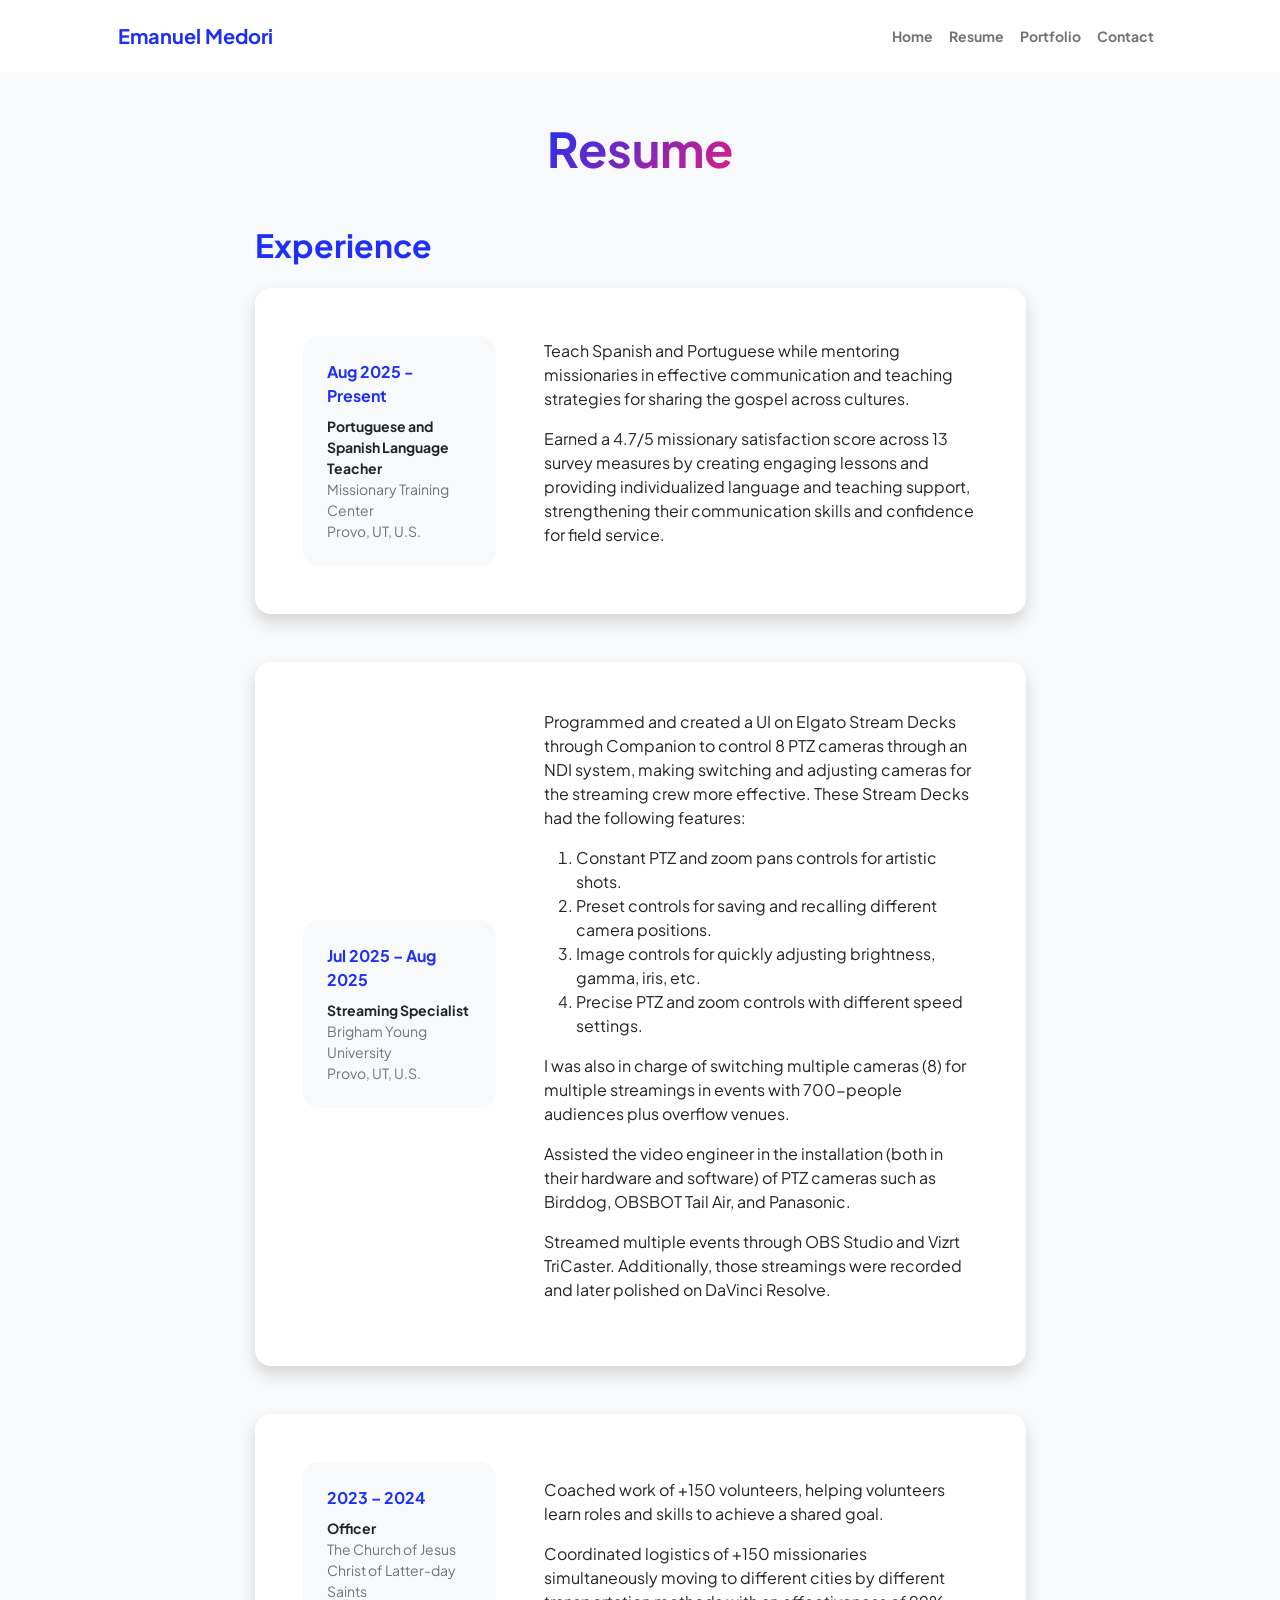
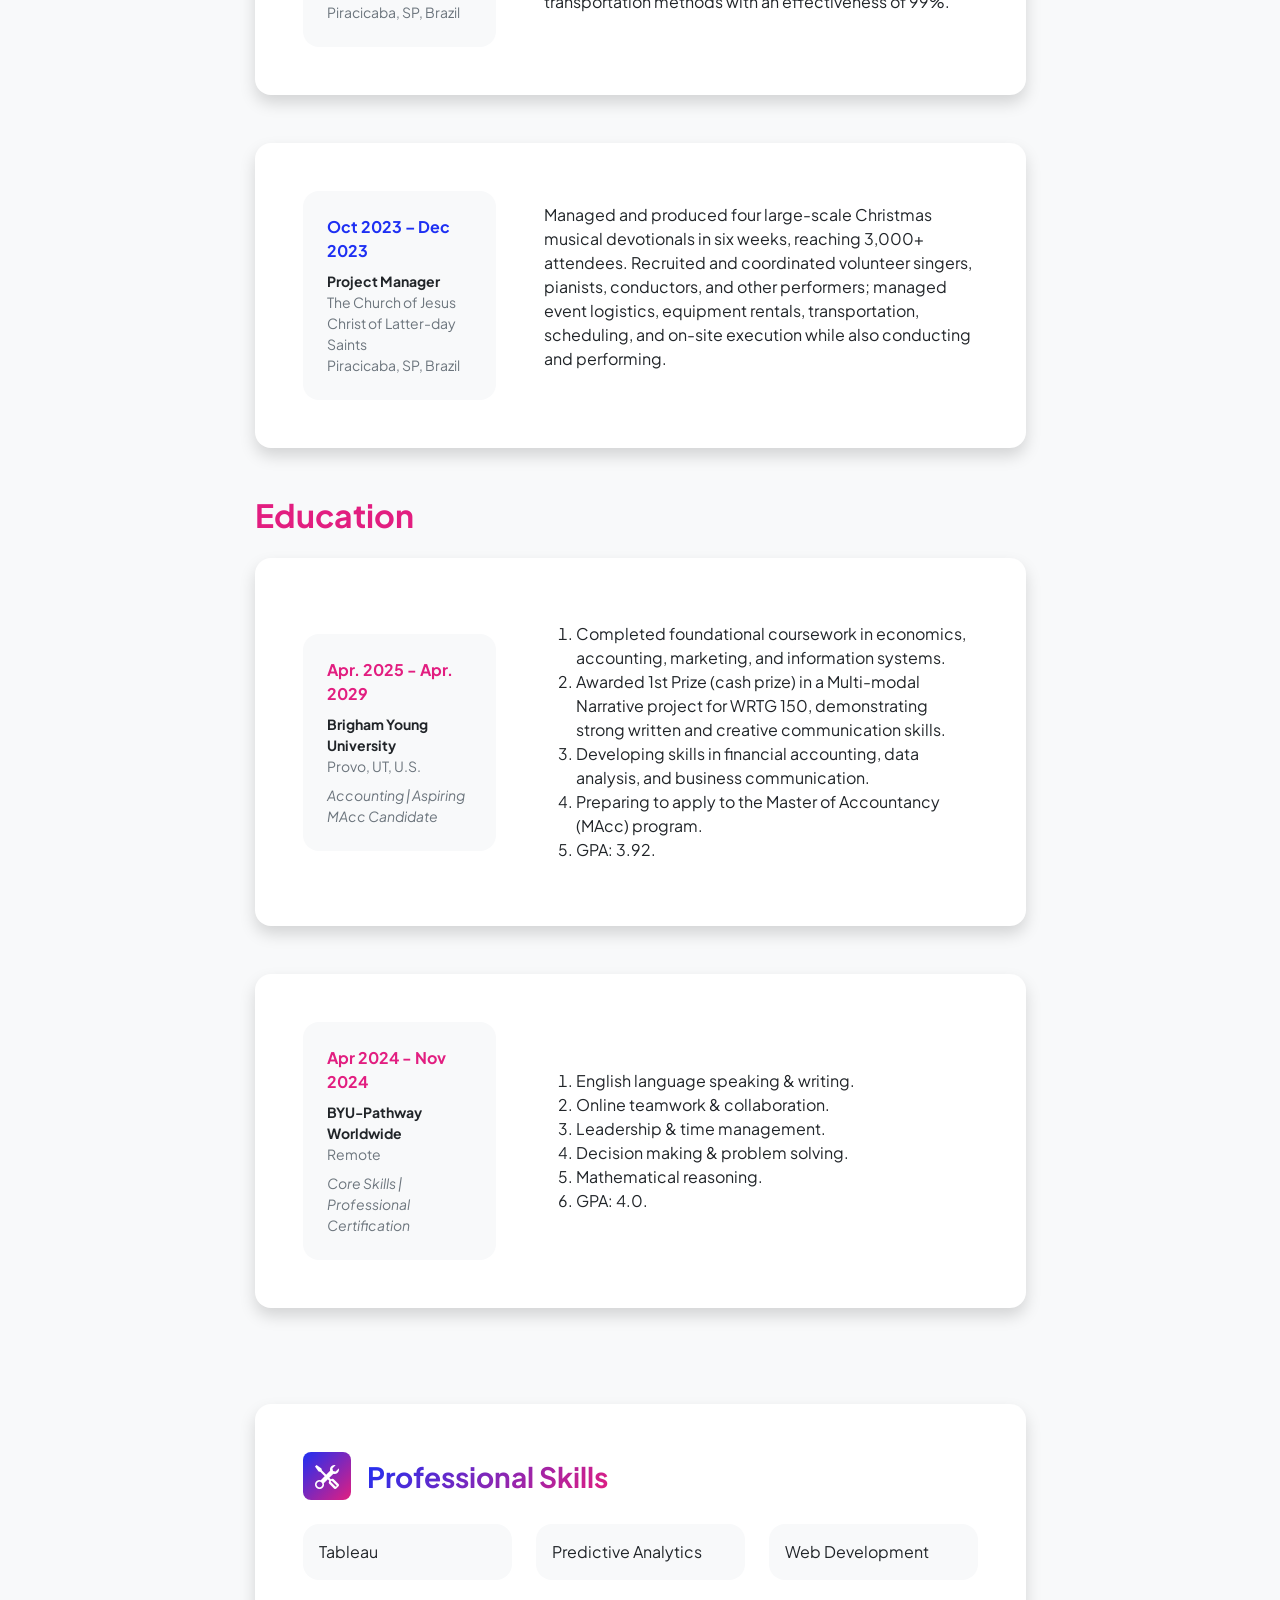
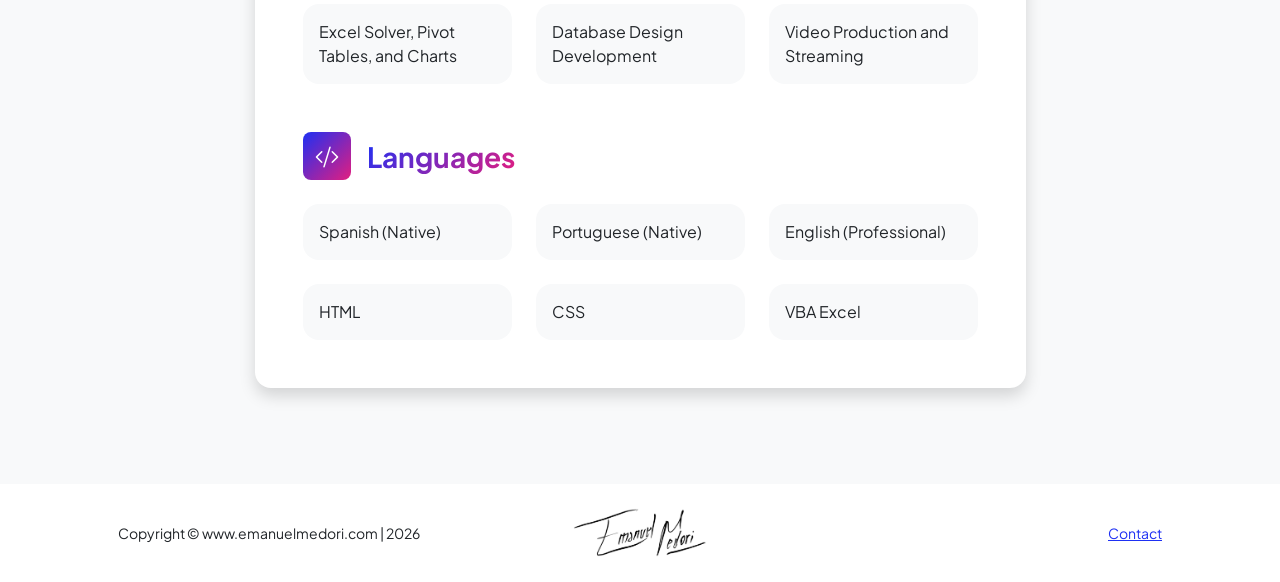
<file: resume.html>
<!DOCTYPE html>
<html lang="en">
    <head>
        <meta charset="utf-8" />
        <meta name="viewport" content="width=device-width, initial-scale=1, shrink-to-fit=no" />
        <meta name="description" content="" />
        <meta name="author" content="" />
        <title>Emanuel Medori – Resume Website</title>
        <!-- Favicon-->
        <link rel="icon" type="image/x-icon" href="assets/favicon.ico" />
        <!-- Custom Google font-->
        <link rel="preconnect" href="https://fonts.googleapis.com" />
        <link rel="preconnect" href="https://fonts.gstatic.com" crossorigin />
        <link href="https://fonts.googleapis.com/css2?family=Plus+Jakarta+Sans:wght@100;200;300;400;500;600;700;800;900&amp;display=swap" rel="stylesheet" />
        <!-- Bootstrap icons-->
        <link href="https://cdn.jsdelivr.net/npm/bootstrap-icons@1.8.1/font/bootstrap-icons.css" rel="stylesheet" />
        <!-- Core theme CSS (includes Bootstrap)-->
        <link href="css/styles.css" rel="stylesheet" />
    </head>
    <body class="d-flex flex-column h-100 bg-light">
        <main class="flex-shrink-0">
            <!-- Navigation-->
            <nav class="navbar navbar-expand-lg navbar-light bg-white py-3">
                <div class="container px-5">
                    <a class="navbar-brand" href="index.html"><span class="fw-bolder text-primary">Emanuel Medori</span></a>
                    <button class="navbar-toggler" type="button" data-bs-toggle="collapse" data-bs-target="#navbarSupportedContent" aria-controls="navbarSupportedContent" aria-expanded="false" aria-label="Toggle navigation"><span class="navbar-toggler-icon"></span></button>
                    <div class="collapse navbar-collapse" id="navbarSupportedContent">
                        <ul class="navbar-nav ms-auto mb-2 mb-lg-0 small fw-bolder">
                            <li class="nav-item"><a class="nav-link" href="index.html">Home</a></li>
                            <li class="nav-item"><a class="nav-link" href="resume.html">Resume</a></li>
                            <li class="nav-item"><a class="nav-link" href="projects.html">Portfolio</a></li>
                            <li class="nav-item"><a class="nav-link" href="contact.html">Contact</a></li>
                        </ul>
                    </div>
                </div>
            </nav>
            <!-- Page Content-->
            <div class="container px-5 my-5">
                <div class="text-center mb-5">
                    <h1 class="display-5 fw-bolder mb-0"><span class="text-gradient d-inline">Resume</span></h1>
                </div>
                <div class="row gx-5 justify-content-center">
                    <div class="col-lg-11 col-xl-9 col-xxl-8">
                        <!-- Experience Section-->
                        <section>
                            <div class="d-flex align-items-center justify-content-between mb-4">
                                <h2 class="text-primary fw-bolder mb-0">Experience</h2>
                                <!-- Download resume button-->
                                <!-- Note: Set the link href target to a PDF file within your project-->
                                <!-- <a class="btn btn-primary px-4 py-3" href="#!"> -->
                                    <!-- <div class="d-inline-block bi bi-download me-2"></div>
                                    Download Resume -->
                                </a>
                            </div>
                            <!-- Experience Card 1-->
                            <div class="card shadow border-0 rounded-4 mb-5">
                                <div class="card-body p-5">
                                    <div class="row align-items-center gx-5">
                                        <div class="col text-center text-lg-start mb-4 mb-lg-0">
                                            <div class="bg-light p-4 rounded-4">
                                                <div class="text-primary fw-bolder mb-2">Aug 2025 - Present</div>
                                                <div class="small fw-bolder">Portuguese and Spanish Language Teacher</div>
                                                <div class="small text-muted">Missionary Training Center</div>
                                                <div class="small text-muted">Provo, UT, U.S.</div>
                                            </div>
                                        </div>
                                        <div class="col-lg-8"><div>
                                            <p>Teach Spanish and Portuguese while mentoring missionaries in effective communication and teaching strategies for sharing the gospel across cultures.</p>
                                            <p>Earned a 4.7/5 missionary satisfaction score across 13 survey measures by creating engaging lessons and providing individualized language and teaching support, 
                                            	strengthening their communication skills and confidence for field service.</p>
                                         </div></div>
                                    </div>
                                </div>
                            </div>
                            <!-- Experience Card 2-->
                            <div class="card shadow border-0 rounded-4 mb-5">
                                <div class="card-body p-5">
                                    <div class="row align-items-center gx-5">
                                        <div class="col text-center text-lg-start mb-4 mb-lg-0">
                                            <div class="bg-light p-4 rounded-4">
                                                <div class="text-primary fw-bolder mb-2">Jul 2025 – Aug 2025</div>
                                                <div class="small fw-bolder">Streaming Specialist</div>
                                                <div class="small text-muted">Brigham Young University</div>
                                                <div class="small text-muted">Provo, UT, U.S.</div>
                                            </div>
                                        </div>
                                        <div class="col-lg-8"><div>
                                            <p>Programmed and created a UI on Elgato Stream Decks through Companion to control 8 PTZ cameras through an NDI system, making switching and adjusting cameras for the streaming crew more effective. 
                                                These Stream Decks had the following features:</p>
                                            <p>
                                                <ol>
                                                    <li>Constant PTZ and zoom pans controls for artistic shots.</li>
                                                    <li>Preset controls for saving and recalling different camera positions.</li>
                                                    <li>Image controls for quickly adjusting brightness, gamma, iris, etc.</li>
                                                    <li>Precise PTZ and zoom controls with different speed settings.</li>                                                
                                                </ol>
                                            </p>
                                            <p>I was also in charge of switching multiple cameras (8) for multiple streamings in events with 700-people audiences plus overflow venues.</p>    
                                            <p>Assisted the video engineer in the installation (both in their hardware and software) of PTZ cameras such as Birddog, OBSBOT Tail Air, and Panasonic.</p>
                                            <p>Streamed multiple events through OBS Studio and Vizrt TriCaster. Additionally, those streamings were recorded and later polished on DaVinci Resolve.</p></div></div>
                                    </div>
                                </div>
                            </div>
                            <!-- Experience Card 3 (added manually) -->
                             <div class="card shadow border-0 rounded-4 mb-5">
                                <div class="card-body p-5">
                                    <div class="row align-items-center gx-5">
                                        <div class="col text-center text-lg-start mb-4 mb-lg-0">
                                            <div class="bg-light p-4 rounded-4">
                                                <div class="text-primary fw-bolder mb-2">2023 – 2024</div>
                                                <div class="small fw-bolder">Officer</div>
                                                <div class="small text-muted">The Church of Jesus Christ of Latter-day Saints</div>
                                                <div class="small text-muted">Piracicaba, SP, Brazil</div>
                                            </div>
                                        </div>
                                        <div class="col-lg-8"><div>                                            
                                            <p>Coached work of +150 volunteers, helping volunteers learn roles and skills to achieve a shared goal.</p>                                            
                                            <p>Coordinated logistics of +150 missionaries simultaneously moving to different cities by different transportation methods with an effectiveness of 99%.</p></div></div>
                                    </div>
                                </div>
                            </div>
                            <!-- Experience Card 4 (added manually) -->
                             <div class="card shadow border-0 rounded-4 mb-5">
                                <div class="card-body p-5">
                                    <div class="row align-items-center gx-5">
                                        <div class="col text-center text-lg-start mb-4 mb-lg-0">
                                            <div class="bg-light p-4 rounded-4">
                                                <div class="text-primary fw-bolder mb-2">Oct 2023 – Dec 2023</div>
                                                <div class="small fw-bolder">Project Manager</div>
                                                <div class="small text-muted">The Church of Jesus Christ of Latter-day Saints</div>
                                                <div class="small text-muted">Piracicaba, SP, Brazil</div>
                                            </div>
                                        </div>
                                        <div class="col-lg-8"><div>                                            
                                            <p>Managed and produced four large-scale Christmas musical devotionals in six weeks, reaching 3,000+ attendees. Recruited and coordinated volunteer singers, pianists, 
                                                conductors, and other performers; managed event logistics, equipment rentals, transportation, scheduling, and on-site execution while also conducting and performing.</p></div></div>
                                    </div>
                                </div>
                            </div>
                        </section>
                        </section>
                        <!-- Education Section-->
                        <section>
                            <h2 class="text-secondary fw-bolder mb-4">Education</h2>
                            <!-- Education Card 1-->
                            <div class="card shadow border-0 rounded-4 mb-5">
                                <div class="card-body p-5">
                                    <div class="row align-items-center gx-5">
                                        <div class="col text-center text-lg-start mb-4 mb-lg-0">
                                            <div class="bg-light p-4 rounded-4">
                                                <div class="text-secondary fw-bolder mb-2">Apr. 2025 - Apr. 2029</div>
                                                <div class="mb-2">
                                                    <div class="small fw-bolder">Brigham Young University</div>
                                                    <div class="small text-muted">Provo, UT, U.S.</div>
                                                </div>
                                                <div class="fst-italic">
                                                    <div class="small text-muted">Accounting | Aspiring MAcc Candidate</div>
                                                    <!-- <div class="small text-muted">Web Development</div> -->
                                                </div>
                                            </div>
                                        </div>
                                        <div class="col-lg-8"><div>
                                            <p> 
                                                <ol>
                                                    <li>Completed foundational coursework in economics, accounting, marketing, and information systems.</li>                                                    
                                                    <li>Awarded 1st Prize (cash prize) in a Multi-modal Narrative project for WRTG 150, demonstrating strong written and creative communication skills.</li>                                                
                                                    <li>Developing skills in financial accounting, data analysis, and business communication.</li>                                                
                                                    <li>Preparing to apply to the Master of Accountancy (MAcc) program.</li>                                
                                                    <li>GPA: 3.92.</li>                
                                                </ol>
                                            </p>
                                        </div></div>
                                    </div>
                                </div>
                            </div>
                            <!-- Education Card 2-->
                            <div class="card shadow border-0 rounded-4 mb-5">
                                <div class="card-body p-5">
                                    <div class="row align-items-center gx-5">
                                        <div class="col text-center text-lg-start mb-4 mb-lg-0">
                                            <div class="bg-light p-4 rounded-4">
                                                <div class="text-secondary fw-bolder mb-2">Apr 2024 - Nov 2024</div>
                                                <div class="mb-2">
                                                    <div class="small fw-bolder">BYU-Pathway Worldwide</div>
                                                    <div class="small text-muted">Remote</div>
                                                </div>
                                                <div class="fst-italic">
                                                    <div class="small text-muted">Core Skills | Professional Certification</div>
                                                    <!-- <div class="small text-muted">Computer Science</div> -->
                                                </div>
                                            </div>
                                        </div>
                                        <div class="col-lg-8"><div>
                                            <p>
                                                <ol>
                                                    <li>English language speaking & writing.</li>
                                                    <li>Online teamwork & collaboration.</li>
                                                    <li>Leadership & time management.</li>
                                                    <li>Decision making & problem solving.</li>                                                
                                                    <li>Mathematical reasoning.</li>                                                
                                                    <li>GPA: 4.0.</li>                                                
                                                </ol>
                                            </p>
                                        </div></div>
                                    </div>
                                </div>
                            </div>
                        </section>
                        <!-- Divider-->
                        <div class="pb-5"></div>
                        <!-- Skills Section-->
                        <section>
                            <!-- Skillset Card-->
                            <div class="card shadow border-0 rounded-4 mb-5">
                                <div class="card-body p-5">
                                    <!-- Professional skills list-->
                                    <div class="mb-5">
                                        <div class="d-flex align-items-center mb-4">
                                            <div class="feature bg-primary bg-gradient-primary-to-secondary text-white rounded-3 me-3"><i class="bi bi-tools"></i></div>
                                            <h3 class="fw-bolder mb-0"><span class="text-gradient d-inline">Professional Skills</span></h3>
                                        </div>
                                        <div class="row row-cols-1 row-cols-md-3 mb-4">
                                            <div class="col mb-4 mb-md-0"><div class="d-flex align-items-center bg-light rounded-4 p-3 h-100">Tableau</div></div>
                                            <div class="col mb-4 mb-md-0"><div class="d-flex align-items-center bg-light rounded-4 p-3 h-100">Predictive Analytics</div></div>
                                            <div class="col"><div class="d-flex align-items-center bg-light rounded-4 p-3 h-100">Web Development</div></div>
                                        </div>
                                        <div class="row row-cols-1 row-cols-md-3">
                                            <div class="col mb-4 mb-md-0"><div class="d-flex align-items-center bg-light rounded-4 p-3 h-100">Excel Solver, Pivot Tables, and Charts</div></div>
                                            <div class="col mb-4 mb-md-0"><div class="d-flex align-items-center bg-light rounded-4 p-3 h-100">Database Design Development</div></div>
                                            <div class="col"><div class="d-flex align-items-center bg-light rounded-4 p-3 h-100">Video Production and Streaming</div></div>
                                        </div>
                                    </div>
                                    <!-- Languages list-->
                                    <div class="mb-0">
                                        <div class="d-flex align-items-center mb-4">
                                            <div class="feature bg-primary bg-gradient-primary-to-secondary text-white rounded-3 me-3"><i class="bi bi-code-slash"></i></div>
                                            <h3 class="fw-bolder mb-0"><span class="text-gradient d-inline">Languages</span></h3>
                                        </div>
                                        <div class="row row-cols-1 row-cols-md-3 mb-4">
                                            <div class="col mb-4 mb-md-0"><div class="d-flex align-items-center bg-light rounded-4 p-3 h-100">Spanish (Native)</div></div>
                                            <div class="col mb-4 mb-md-0"><div class="d-flex align-items-center bg-light rounded-4 p-3 h-100">Portuguese (Native)</div></div>
                                            <div class="col mb-4 mb-md-0"><div class="d-flex align-items-center bg-light rounded-4 p-3 h-100">English (Professional)</div></div>
                                        </div>
                                        <div class="row row-cols-1 row-cols-md-3">
                                            <div class="col mb-4 mb-md-0"><div class="d-flex align-items-center bg-light rounded-4 p-3 h-100">HTML</div></div>
                                            <div class="col mb-4 mb-md-0"><div class="d-flex align-items-center bg-light rounded-4 p-3 h-100">CSS</div></div>
                                            <div class="col"><div class="d-flex align-items-center bg-light rounded-4 p-3 h-100">VBA Excel</div></div>
                                        </div>
                                    </div>
                                </div>
                            </div>
                        </section>
                    </div>
                </div>
            </div>
        </main>
        <!-- Footer-->
        <footer class="bg-white py-4 mt-auto">
    		<div class="container px-5">
       				<div class="row align-items-center">

           			<div class="col text-start">
               			<div class="small">
                   		 	Copyright &copy; www.emanuelmedori.com | 2026
                		</div>
            		</div>

           			<div class="col text-center">
               			<a href="index.html">
                   		 	<img src="assets/mysignature.png" alt="Emanuel Medori signature" height="50">
               			</a>
            		</div>

           			<div class="col text-end">
                		<a class="small" href="contact.html">Contact</a>
            		</div>
        		</div>
    		</div>
		</footer>
        <!-- Bootstrap core JS-->
        <script src="https://cdn.jsdelivr.net/npm/bootstrap@5.2.3/dist/js/bootstrap.bundle.min.js"></script>
        <!-- Core theme JS-->
        <script src="js/scripts.js"></script>
    </body>
</html>
</file>
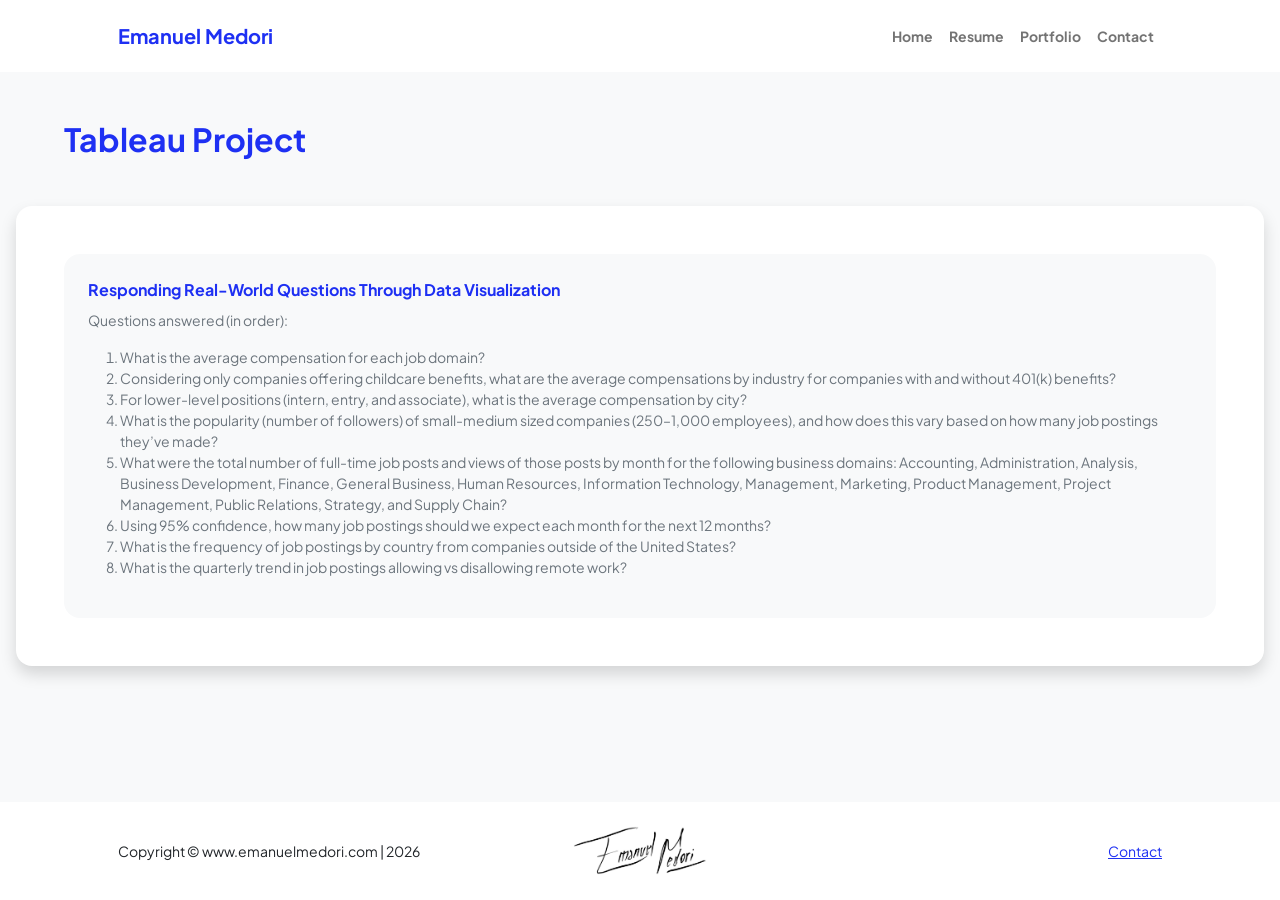
<file: tableauproject.html>
<!DOCTYPE html>
<html lang="en">
    <head>
        <meta charset="utf-8" />
        <meta name="viewport" content="width=device-width, initial-scale=1, shrink-to-fit=no" />
        <meta name="description" content="" />
        <meta name="author" content="" />
        <title>Emanuel Medori – Resume Website</title>
        <!-- Favicon-->
        <link rel="icon" type="image/x-icon" href="assets/favicon.ico" />
        <!-- Custom Google font-->
        <link rel="preconnect" href="https://fonts.googleapis.com" />
        <link rel="preconnect" href="https://fonts.gstatic.com" crossorigin />
        <link href="https://fonts.googleapis.com/css2?family=Plus+Jakarta+Sans:wght@100;200;300;400;500;600;700;800;900&amp;display=swap" rel="stylesheet" />
        <!-- Bootstrap icons-->
        <link href="https://cdn.jsdelivr.net/npm/bootstrap-icons@1.8.1/font/bootstrap-icons.css" rel="stylesheet" />
        <!-- Core theme CSS (includes Bootstrap)-->
        <link href="css/styles.css" rel="stylesheet" />
    </head>
    <body class="d-flex flex-column h-100 bg-light">
        <main class="flex-shrink-0">
            <!-- Navigation-->
            <nav class="navbar navbar-expand-lg navbar-light bg-white py-3">
                <div class="container px-5">
                    <a class="navbar-brand" href="index.html"><span class="fw-bolder text-primary">Emanuel Medori</span></a>
                    <button class="navbar-toggler" type="button" data-bs-toggle="collapse" data-bs-target="#navbarSupportedContent" aria-controls="navbarSupportedContent" aria-expanded="false" aria-label="Toggle navigation"><span class="navbar-toggler-icon"></span></button>
                    <div class="collapse navbar-collapse" id="navbarSupportedContent">
                        <ul class="navbar-nav ms-auto mb-2 mb-lg-0 small fw-bolder">
                            <li class="nav-item"><a class="nav-link" href="index.html">Home</a></li>
                            <li class="nav-item"><a class="nav-link" href="resume.html">Resume</a></li>
                            <li class="nav-item"><a class="nav-link" href="projects.html">Portfolio</a></li>
                            <li class="nav-item"><a class="nav-link" href="contact.html">Contact</a></li>
                        </ul>
                    </div>
                </div>
            </nav>
            <!-- Page Content-->
            <div class="container-fluid px-3">
                <!-- <div class="text-center mb-5">
                </div> -->
                <div class="row gx-3">
                    <div class="col-12">
                        <!-- Experience Section-->
                        <section>
                            <div class="d-flex align-items-center justify-content-between mb-0">
                                <h2 class="text-primary fw-bolder mb-0 px-5 py-5">Tableau Project</h2>
                            </div>
                            <!-- Experience Card 1-->
                            <div class="card shadow border-0 rounded-4 mb-0">
                                <div class="card-body p-5">
                                    <div class="row align-items-center gx-5">
                                        <div class="col text-center text-lg-start mb-4 mb-lg-0">
                                            <div class="bg-light p-4 rounded-4">
                                                <div class="text-primary fw-bolder mb-2">Responding Real-World Questions Through Data Visualization</div>                                            
                                                <div class="small text-muted">
                                                    <p>Questions answered (in order):
                                                        <ol>
                                                            <li>What is the average compensation for each job domain?</li>
                                                            <li>Considering only companies offering childcare benefits, what are the average compensations by industry for companies with and without 401(k) benefits?</li>
                                                            <li>For lower-level positions (intern, entry, and associate), what is the average compensation by city?</li>
                                                            <li>What is the popularity (number of followers) of small-medium sized companies (250–1,000 employees), and how does this vary based on how many job postings they’ve made?</li>
                                                            <li>What were the total number of full-time job posts and views of those posts by month for the following business domains: Accounting, Administration, Analysis, Business Development, Finance, General Business, Human Resources, Information Technology, Management, Marketing, Product Management, Project Management, Public Relations, Strategy, and Supply Chain?</li>
                                                            <li>Using 95% confidence, how many job postings should we expect each month for the next 12 months?</li>
                                                            <li>What is the frequency of job postings by country from companies outside of the United States?</li>
                                                            <li>What is the quarterly trend in job postings allowing vs disallowing remote work?</li>
                                                        </ol>  
                                                    </p>  
                                                </div>
                                            </div>
                                        </div>
                                        <!-- Tableau link: -->
                                        <div class='tableauPlaceholder' id='viz1775882353943' style='position: relative'><noscript><a href='#'><img alt='Dashboard 1 ' src='https:&#47;&#47;public.tableau.com&#47;static&#47;images&#47;Li&#47;LinkedInTableauProjectEmanuelMedori&#47;Dashboard1&#47;1_rss.png' style='border: none' /></a></noscript><object class='tableauViz'  style='display:none;'><param name='host_url' value='https%3A%2F%2Fpublic.tableau.com%2F' /> <param name='embed_code_version' value='3' /> <param name='site_root' value='' /><param name='name' value='LinkedInTableauProjectEmanuelMedori&#47;Dashboard1' /><param name='tabs' value='no' /><param name='toolbar' value='yes' /><param name='static_image' value='https:&#47;&#47;public.tableau.com&#47;static&#47;images&#47;Li&#47;LinkedInTableauProjectEmanuelMedori&#47;Dashboard1&#47;1.png' /> <param name='animate_transition' value='yes' /><param name='display_static_image' value='yes' /><param name='display_spinner' value='yes' /><param name='display_overlay' value='yes' /><param name='display_count' value='yes' /><param name='language' value='en-US' /><param name='filter' value='publish=yes' /></object></div>                <script type='text/javascript'>                    var divElement = document.getElementById('viz1775882353943');                    var vizElement = divElement.getElementsByTagName('object')[0];                    if ( divElement.offsetWidth > 800 ) { vizElement.style.width='100%';vizElement.style.height=(divElement.offsetWidth*0.75)+'px';} else if ( divElement.offsetWidth > 500 ) { vizElement.style.width='100%';vizElement.style.height=(divElement.offsetWidth*0.75)+'px';} else { vizElement.style.width='100%';vizElement.style.height='1377px';}                     var scriptElement = document.createElement('script');                    scriptElement.src = 'https://public.tableau.com/javascripts/api/viz_v1.js';                    vizElement.parentNode.insertBefore(scriptElement, vizElement);                </script>
                                        <div class='tableauPlaceholder' id='viz1775882395262' style='position: relative'><noscript><a href='#'><img alt='Dashboard 2 ' src='https:&#47;&#47;public.tableau.com&#47;static&#47;images&#47;86&#47;86CTGHDQ7&#47;1_rss.png' style='border: none' /></a></noscript><object class='tableauViz'  style='display:none;'><param name='host_url' value='https%3A%2F%2Fpublic.tableau.com%2F' /> <param name='embed_code_version' value='3' /> <param name='path' value='shared&#47;86CTGHDQ7' /> <param name='toolbar' value='yes' /><param name='static_image' value='https:&#47;&#47;public.tableau.com&#47;static&#47;images&#47;86&#47;86CTGHDQ7&#47;1.png' /> <param name='animate_transition' value='yes' /><param name='display_static_image' value='yes' /><param name='display_spinner' value='yes' /><param name='display_overlay' value='yes' /><param name='display_count' value='yes' /><param name='language' value='en-US' /><param name='filter' value='publish=yes' /></object></div>                <script type='text/javascript'>                    var divElement = document.getElementById('viz1775882395262');                    var vizElement = divElement.getElementsByTagName('object')[0];                    if ( divElement.offsetWidth > 800 ) { vizElement.style.width='100%';vizElement.style.height=(divElement.offsetWidth*0.75)+'px';} else if ( divElement.offsetWidth > 500 ) { vizElement.style.width='100%';vizElement.style.height=(divElement.offsetWidth*0.75)+'px';} else { vizElement.style.width='100%';vizElement.style.height='1277px';}                     var scriptElement = document.createElement('script');                    scriptElement.src = 'https://public.tableau.com/javascripts/api/viz_v1.js';                    vizElement.parentNode.insertBefore(scriptElement, vizElement);                </script>
                                    </div>
                                </div>
                            </div>                           
                        </section>
                    </div>
                </div>
            </div>
        </main>
        <!-- Footer-->
        <footer class="bg-white py-4 mt-auto">
    		<div class="container px-5">
       				<div class="row align-items-center">

           			<div class="col text-start">
               			<div class="small">
                   		 	Copyright &copy; www.emanuelmedori.com | 2026
                		</div>
            		</div>

           			<div class="col text-center">
               			<a href="index.html">
                   		 	<img src="assets/mysignature.png" alt="Emanuel Medori signature" height="50">
               			</a>
            		</div>

           			<div class="col text-end">
                		<a class="small" href="contact.html">Contact</a>
            		</div>
        		</div>
    		</div>
		</footer>
        <!-- Bootstrap core JS-->
        <script src="https://cdn.jsdelivr.net/npm/bootstrap@5.2.3/dist/js/bootstrap.bundle.min.js"></script>
        <!-- Core theme JS-->
        <script src="js/scripts.js"></script>
    </body>
</html>
</file>
